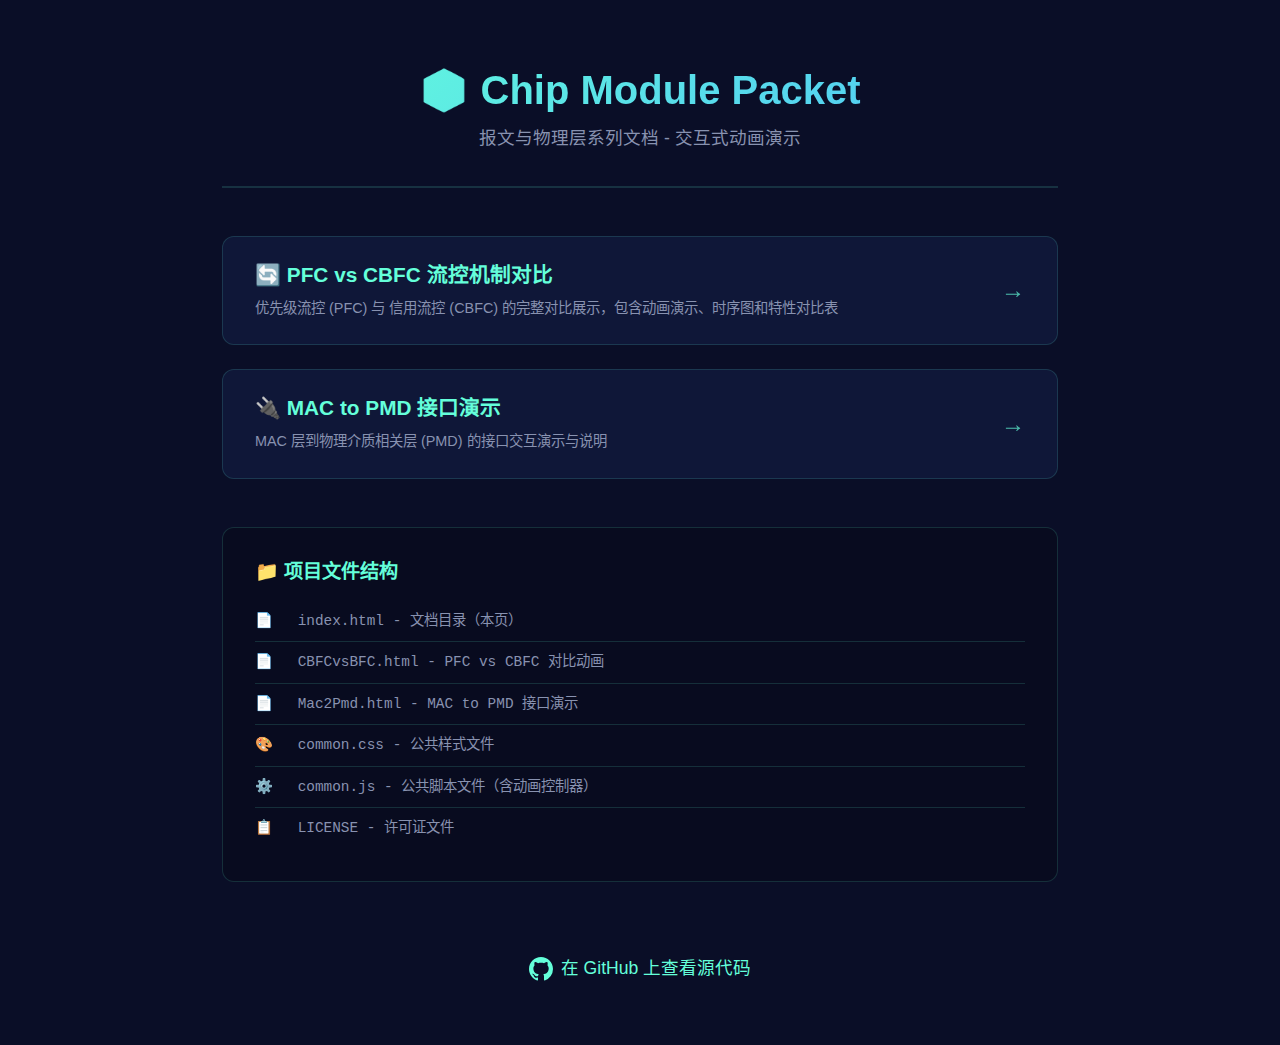
<file: index.html>
<!DOCTYPE html>
<html lang="zh-CN">
<head>
    <meta charset="UTF-8">
    <meta name="viewport" content="width=device-width, initial-scale=1.0">
    <title>Chip Module Packet - 文档目录</title>
    <link rel="stylesheet" href="common.css">
    <style>
        .index-container {
            max-width: 900px;
            margin: 0 auto;
            padding: 2rem;
        }

        .index-header {
            text-align: center;
            margin-bottom: 3rem;
            padding: 2rem 0;
            border-bottom: 2px solid var(--border-color);
        }

        .index-header h1 {
            font-size: 2.5em;
            margin-bottom: 0.5rem;
            background: linear-gradient(135deg, var(--accent-cyan), var(--accent-blue));
            -webkit-background-clip: text;
            -webkit-text-fill-color: transparent;
            background-clip: text;
        }

        .index-header p {
            color: var(--text-secondary);
            font-size: 1.1em;
        }

        .page-list {
            display: grid;
            gap: 1.5rem;
        }

        .page-card {
            background: var(--bg-card);
            border: 1px solid var(--border-color);
            border-radius: var(--border-radius);
            padding: 1.5rem 2rem;
            display: flex;
            align-items: center;
            justify-content: space-between;
            transition: all var(--transition-normal);
            text-decoration: none;
            color: inherit;
        }

        .page-card:hover {
            border-color: var(--accent-cyan);
            box-shadow: var(--shadow-glow-cyan);
            transform: translateY(-2px);
        }

        .page-info h3 {
            color: var(--accent-cyan);
            font-size: 1.3em;
            margin-bottom: 0.5rem;
        }

        .page-info p {
            color: var(--text-secondary);
            font-size: 0.9em;
        }

        .page-arrow {
            font-size: 1.5em;
            color: var(--accent-cyan);
            opacity: 0.7;
            transition: opacity var(--transition-fast);
        }

        .page-card:hover .page-arrow {
            opacity: 1;
        }

        .file-list {
            margin-top: 3rem;
            padding: 2rem;
            background: rgba(0, 0, 0, 0.2);
            border-radius: var(--border-radius);
            border: 1px solid var(--border-color);
        }

        .file-list h2 {
            color: var(--accent-cyan);
            margin-bottom: 1rem;
            font-size: 1.2em;
        }

        .file-list ul {
            list-style: none;
            padding: 0;
        }

        .file-list li {
            padding: 0.5rem 0;
            color: var(--text-secondary);
            font-family: var(--font-mono);
            font-size: 0.9em;
            border-bottom: 1px solid var(--border-color);
        }

        .file-list li:last-child {
            border-bottom: none;
        }

        .file-list .label {
            color: var(--accent-orange);
            margin-right: 1rem;
        }

        .github-link {
            text-align: center;
            margin-top: 3rem;
            padding: 1.5rem;
        }

        .github-link a {
            display: inline-flex;
            align-items: center;
            gap: 0.5rem;
            color: var(--accent-cyan);
            text-decoration: none;
            font-size: 1.1em;
            transition: color var(--transition-fast);
        }

        .github-link a:hover {
            color: var(--accent-blue);
        }
    </style>
</head>
<body>
    <div class="index-container">
        <header class="index-header">
            <h1>📦 Chip Module Packet</h1>
            <p>报文与物理层系列文档 - 交互式动画演示</p>
        </header>

        <nav class="page-list">
            <a href="CBFCvsBFC.html" class="page-card">
                <div class="page-info">
                    <h3>🔄 PFC vs CBFC 流控机制对比</h3>
                    <p>优先级流控 (PFC) 与 信用流控 (CBFC) 的完整对比展示，包含动画演示、时序图和特性对比表</p>
                </div>
                <span class="page-arrow">→</span>
            </a>

            <a href="Mac2Pmd.html" class="page-card">
                <div class="page-info">
                    <h3>🔌 MAC to PMD 接口演示</h3>
                    <p>MAC 层到物理介质相关层 (PMD) 的接口交互演示与说明</p>
                </div>
                <span class="page-arrow">→</span>
            </a>
        </nav>

        <section class="file-list">
            <h2>📁 项目文件结构</h2>
            <ul>
                <li><span class="label">📄</span> index.html - 文档目录（本页）</li>
                <li><span class="label">📄</span> CBFCvsBFC.html - PFC vs CBFC 对比动画</li>
                <li><span class="label">📄</span> Mac2Pmd.html - MAC to PMD 接口演示</li>
                <li><span class="label">🎨</span> common.css - 公共样式文件</li>
                <li><span class="label">⚙️</span> common.js - 公共脚本文件（含动画控制器）</li>
                <li><span class="label">📋</span> LICENSE - 许可证文件</li>
            </ul>
        </section>

        <div class="github-link">
            <a href="https://github.com/wangfanstar/Chip_Module_Packet" target="_blank">
                <svg height="24" width="24" viewBox="0 0 16 16" fill="currentColor">
                    <path d="M8 0C3.58 0 0 3.58 0 8c0 3.54 2.29 6.53 5.47 7.59.4.07.55-.17.55-.38 0-.19-.01-.82-.01-1.49-2.01.37-2.53-.49-2.69-.94-.09-.23-.48-.94-.82-1.13-.28-.15-.68-.52-.01-.53.63-.01 1.08.58 1.23.82.72 1.21 1.87.87 2.33.66.07-.52.28-.87.51-1.07-1.78-.2-3.64-.89-3.64-3.95 0-.87.31-1.59.82-2.15-.08-.2-.36-1.02.08-2.12 0 0 .67-.21 2.2.82.64-.18 1.32-.27 2-.27.68 0 1.36.09 2 .27 1.53-1.04 2.2-.82 2.2-.82.44 1.1.16 1.92.08 2.12.51.56.82 1.27.82 2.15 0 3.07-1.87 3.75-3.65 3.95.29.25.54.73.54 1.48 0 1.07-.01 1.93-.01 2.2 0 .21.15.46.55.38A8.013 8.013 0 0016 8c0-4.42-3.58-8-8-8z"/>
                </svg>
                在 GitHub 上查看源代码
            </a>
        </div>
    </div>

    <script>
        // 页面加载动画
        document.addEventListener('DOMContentLoaded', function() {
            const cards = document.querySelectorAll('.page-card');
            cards.forEach((card, index) => {
                card.style.opacity = '0';
                card.style.transform = 'translateY(20px)';
                setTimeout(() => {
                    card.style.transition = 'all 0.5s ease';
                    card.style.opacity = '1';
                    card.style.transform = 'translateY(0)';
                }, index * 100);
            });
        });
    </script>
</body>
</html>
</file>
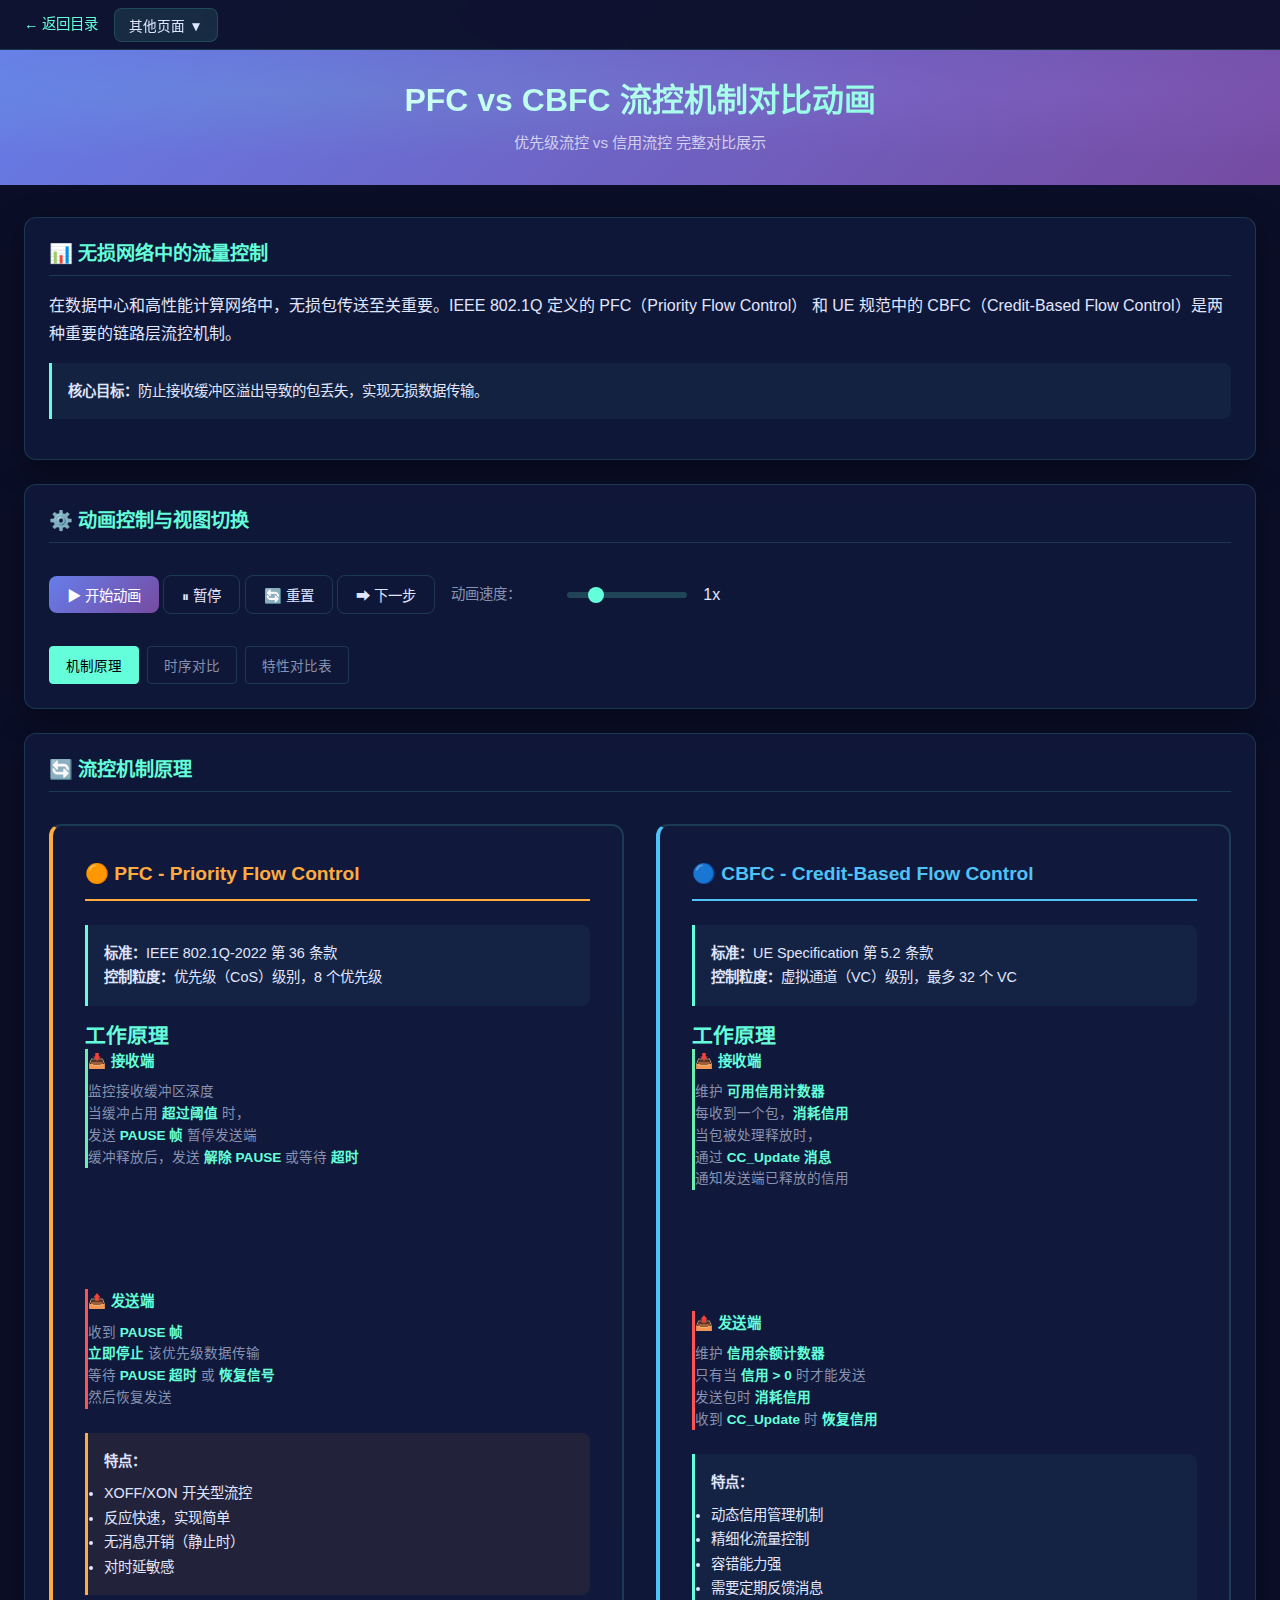
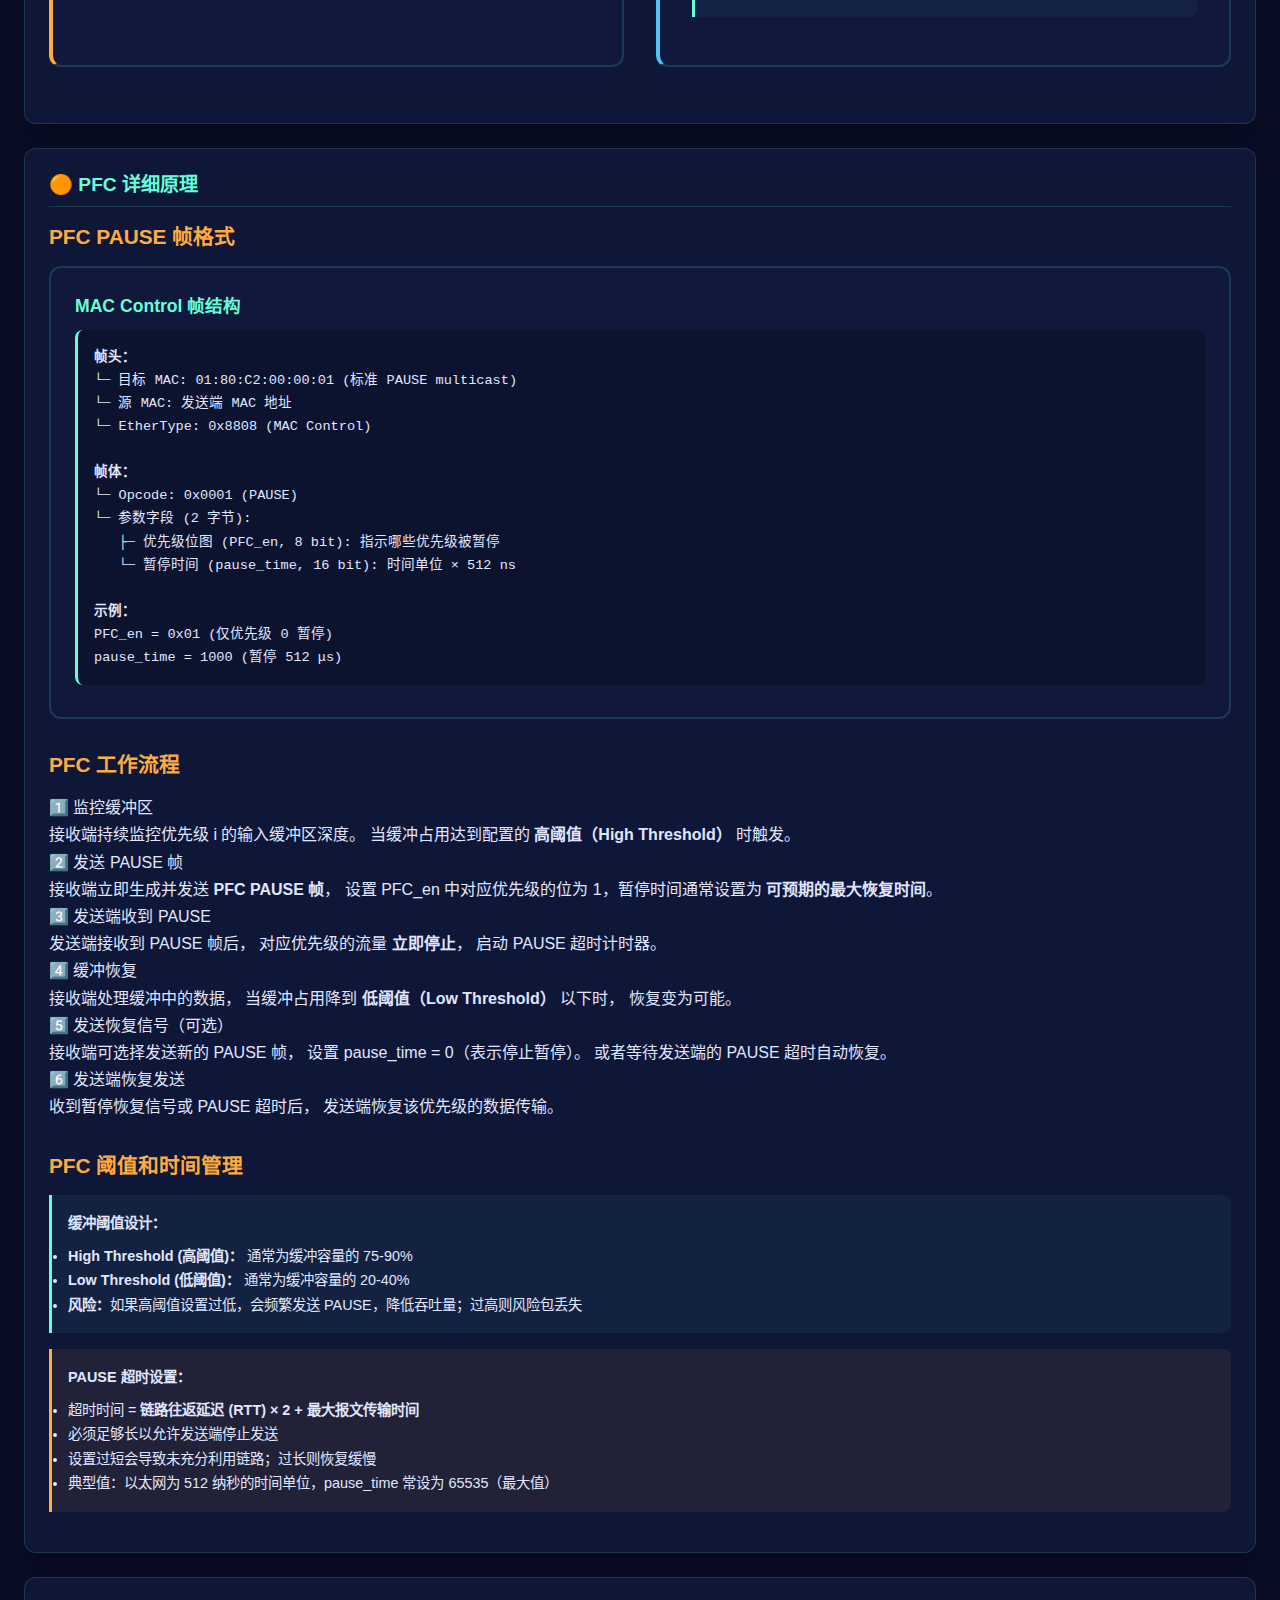
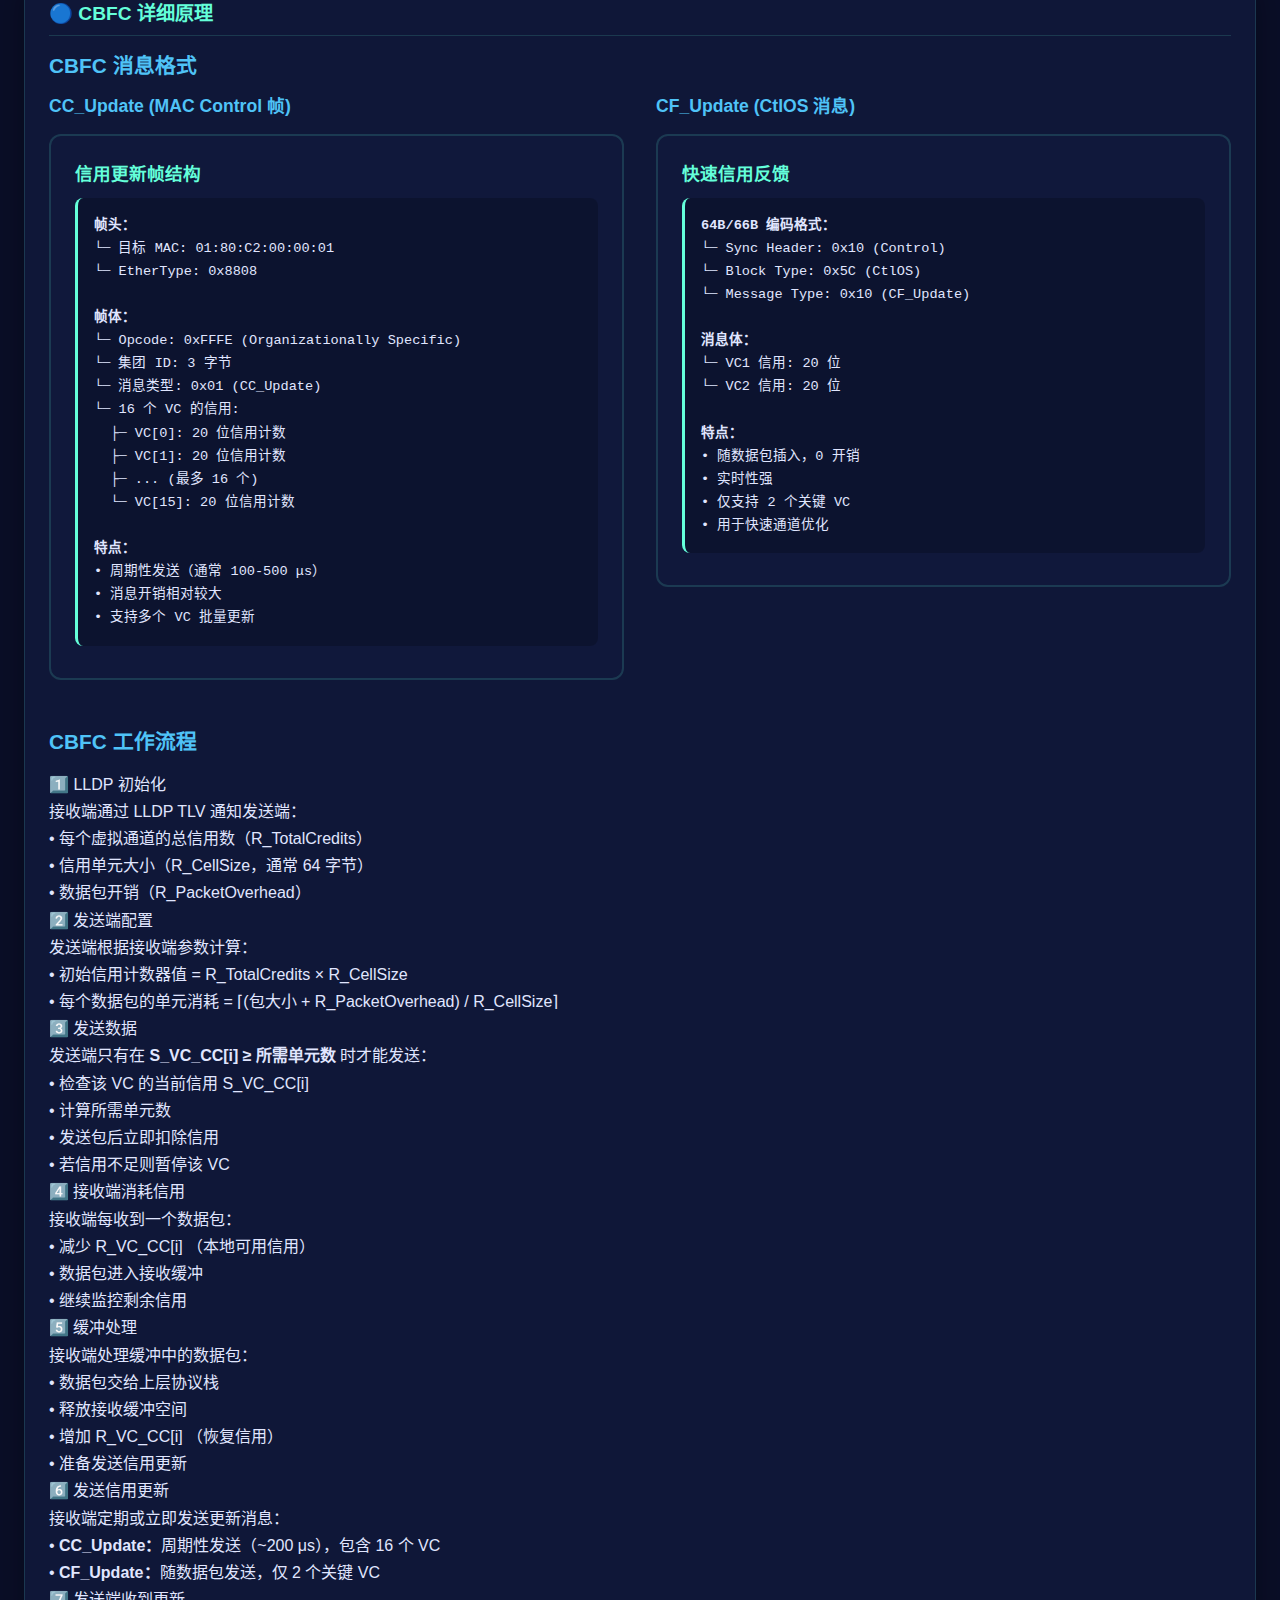
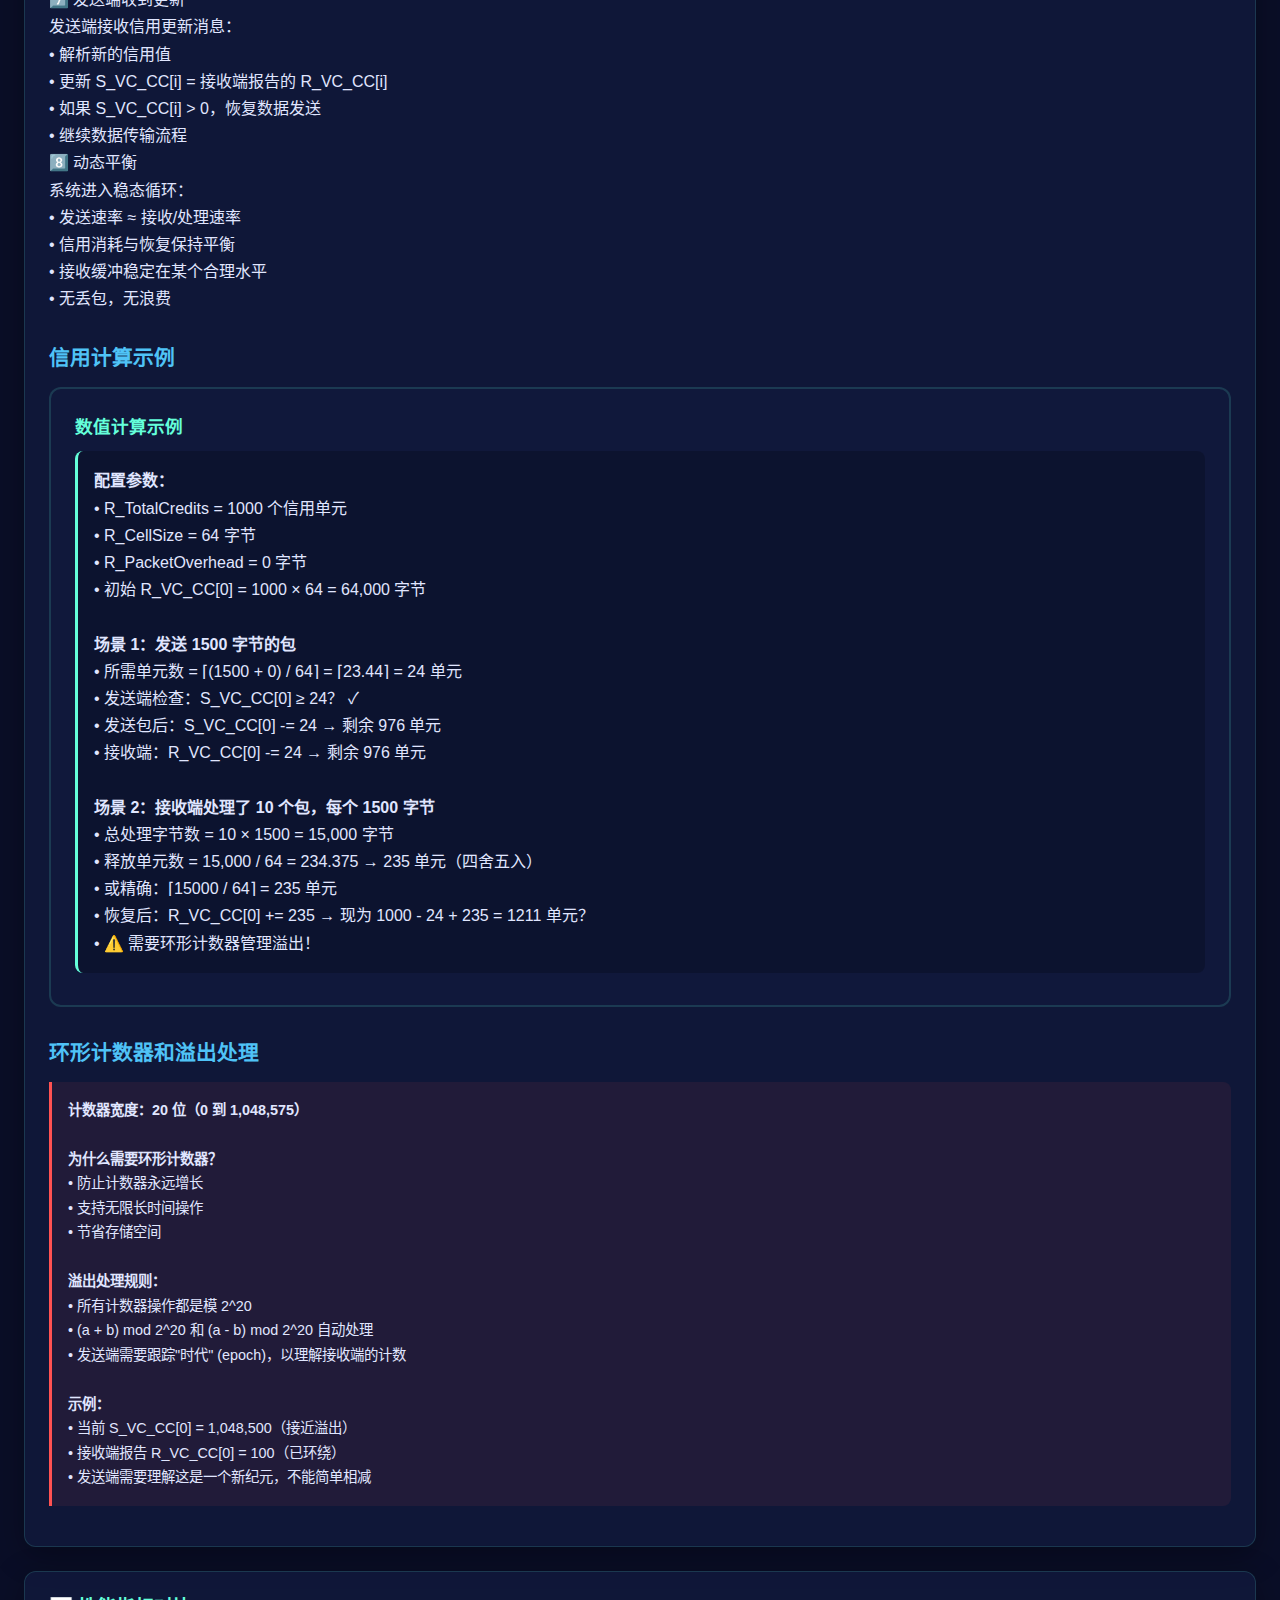
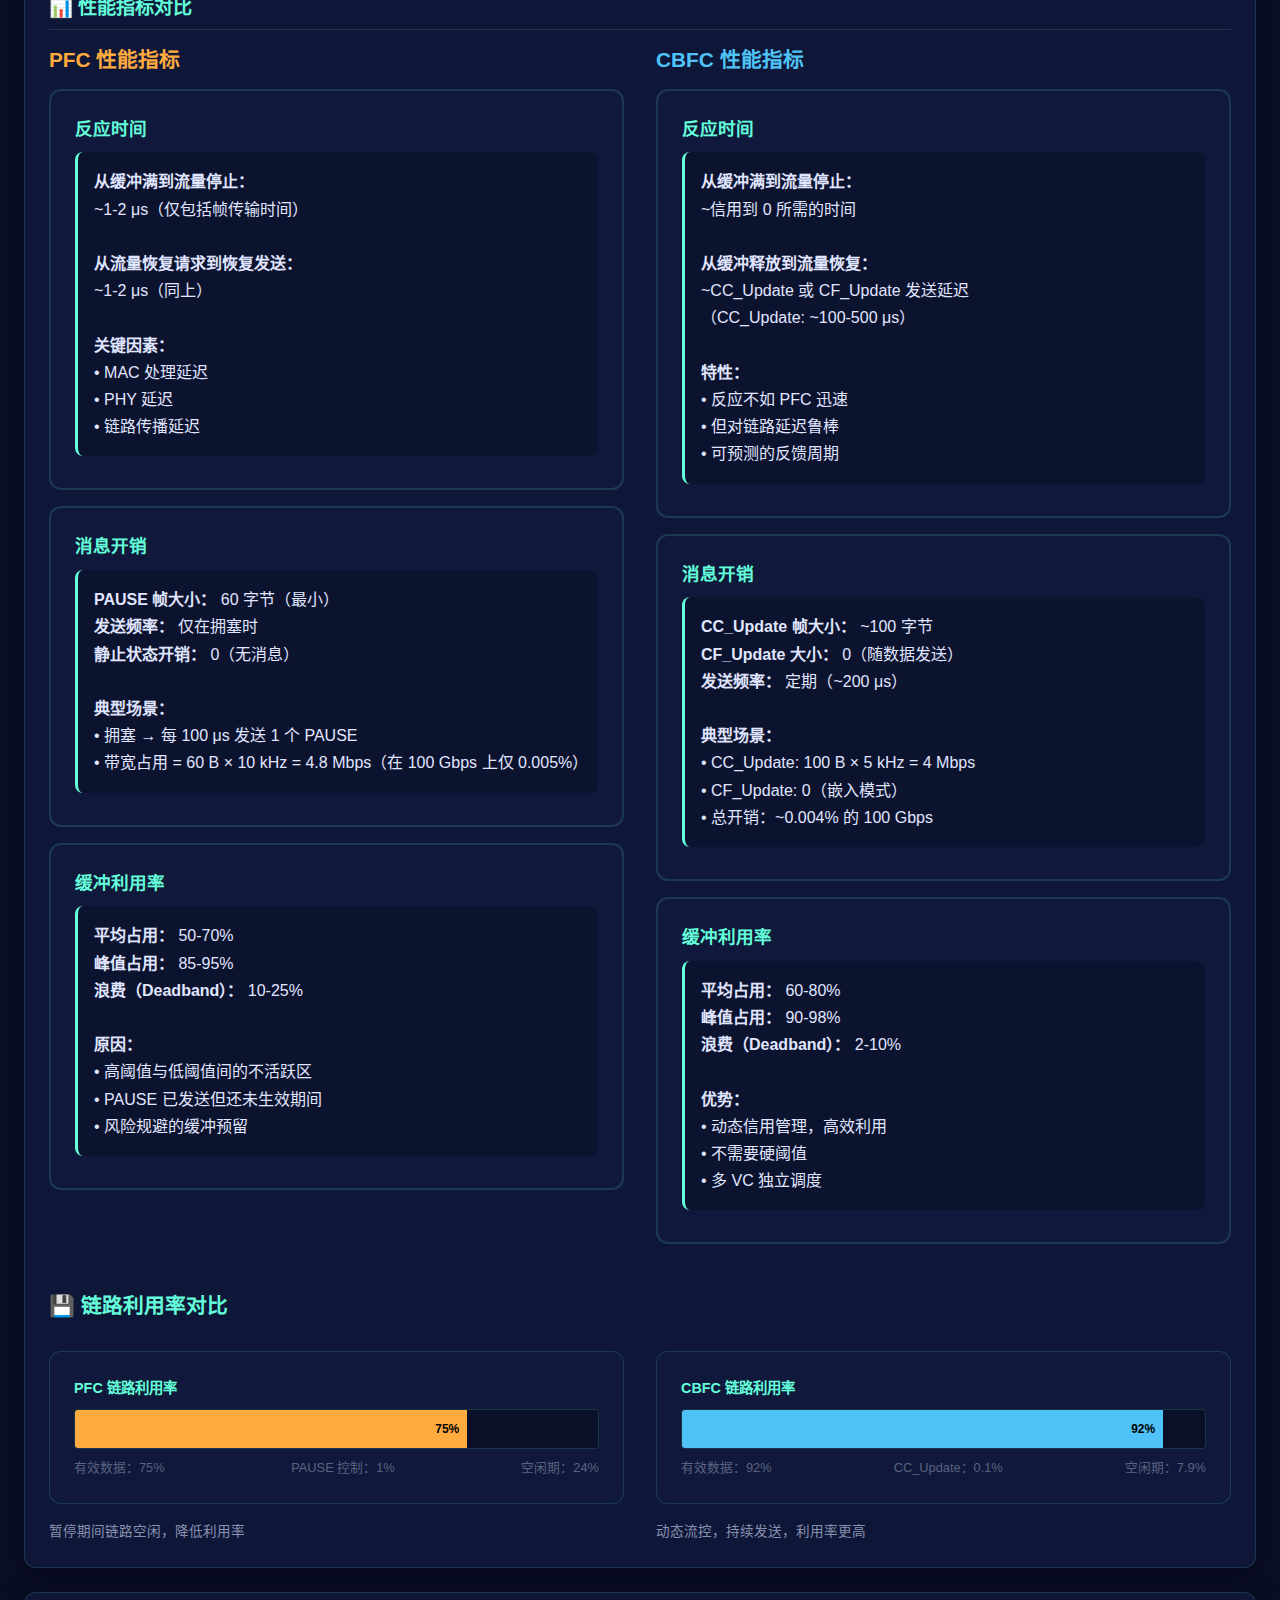
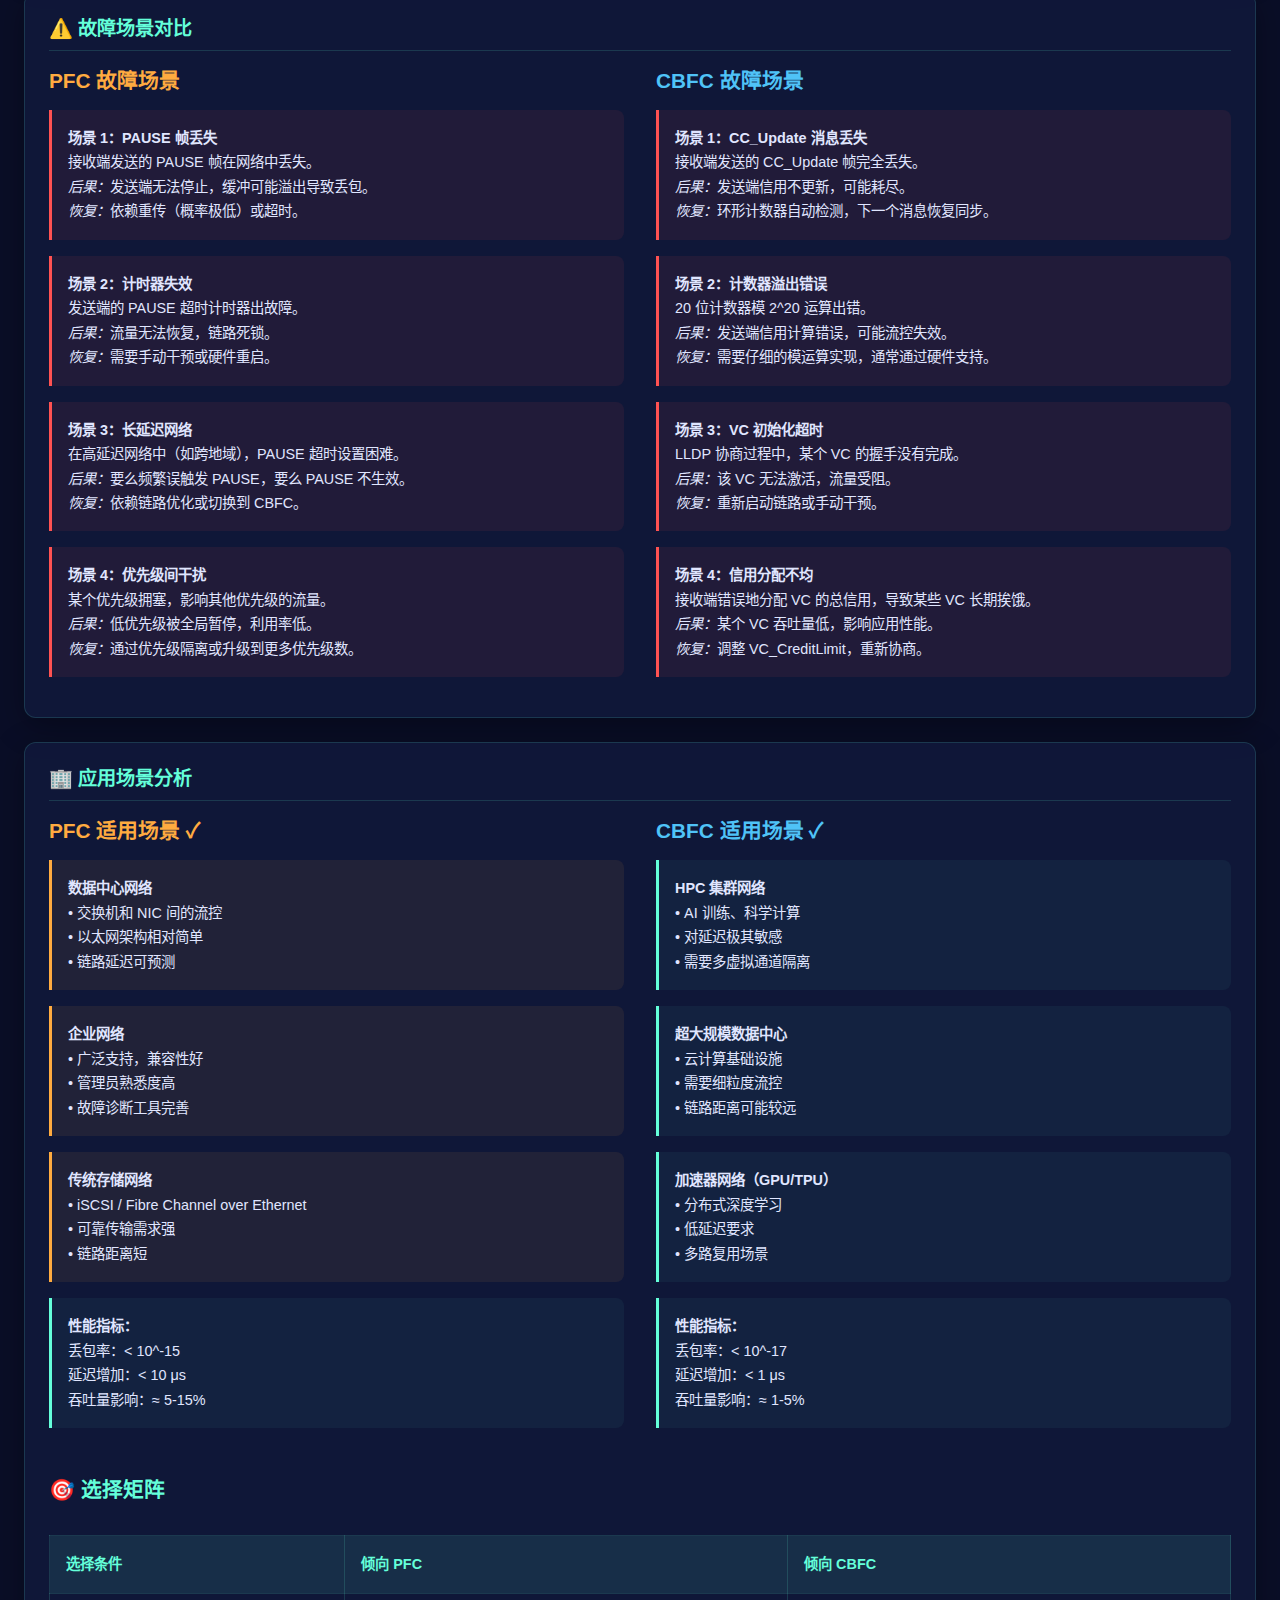
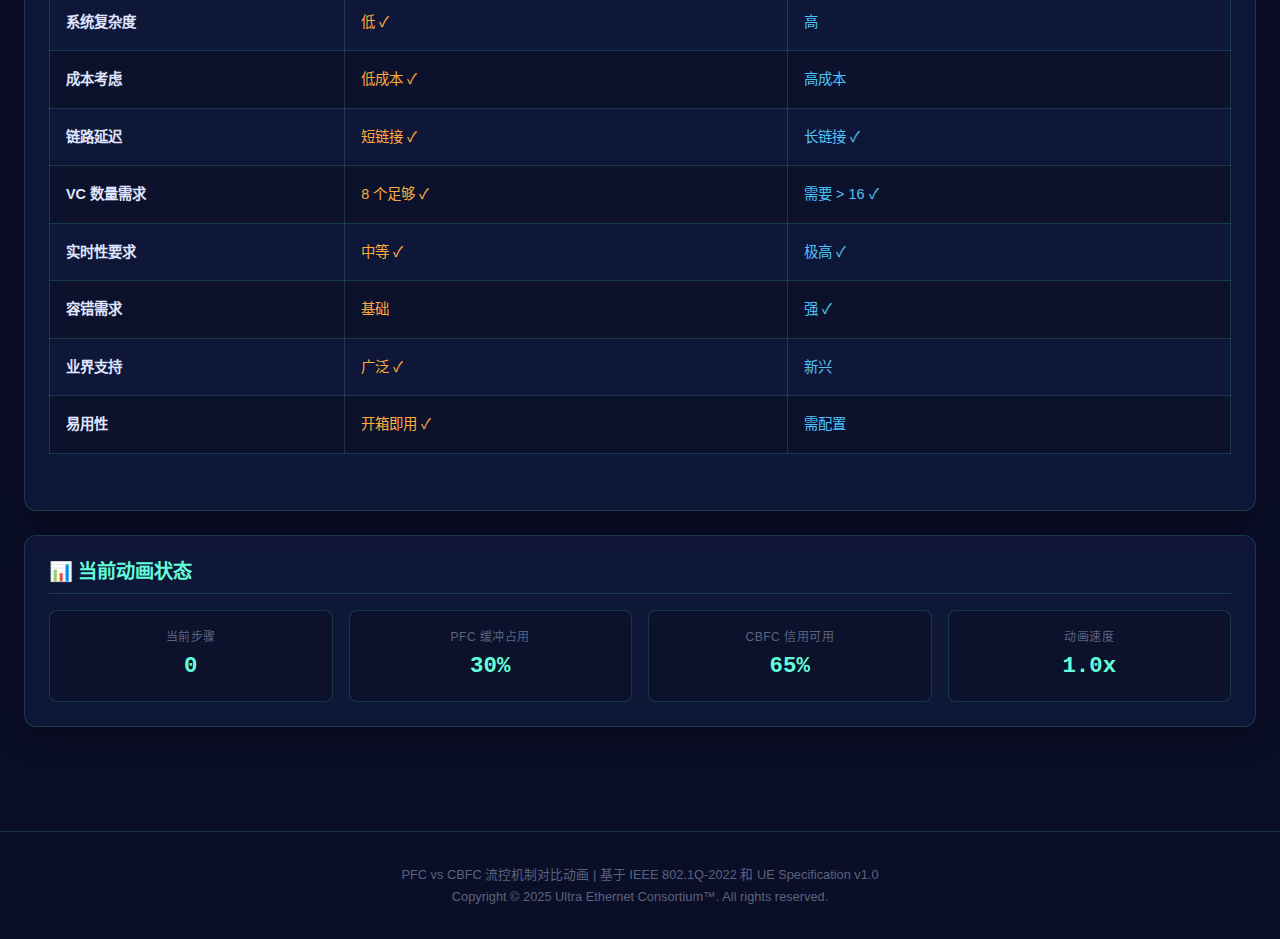
<file: CBFCvsBFC.html>
<!DOCTYPE html>  
<html lang="zh-CN">  
<head>  
    <meta charset="UTF-8">  
    <meta name="viewport" content="width=device-width, initial-scale=1.0">  
    <title>PFC vs CBFC 流控机制对比动画</title>  
    <link rel="stylesheet" href="common.css">  
    <style>  
        /* ---- PFC vs CBFC 专用样式 ---- */  
        .comparison-container {  
            display: grid;  
            grid-template-columns: 1fr 1fr;  
            gap: 2rem;  
            margin: 2rem 0;  
        }  

        .flow-control-column {  
            background: var(--bg-card);  
            border: 2px solid var(--border-color);  
            border-radius: var(--border-radius);  
            padding: 2rem;  
            position: relative;  
        }  

        .flow-control-column.pfc {  
            border-left: 4px solid var(--accent-orange);  
        }  

        .flow-control-column.cbfc {  
            border-left: 4px solid var(--accent-blue);  
        }  

        .fc-header {  
            font-size: 1.2em;  
            font-weight: 600;  
            margin-bottom: 1.5rem;  
            padding-bottom: 0.5rem;  
            border-bottom: 2px solid var(--border-color);  
        }  

        .fc-header.pfc {  
            color: var(--accent-orange);  
            border-bottom-color: var(--accent-orange);  
        }  

        .fc-header.cbfc {  
            color: var(--accent-blue);  
            border-bottom-color: var(--accent-blue);  
        }  ：q

        .fc-entity {  
            background: rgba(0, 0, 0, 0.2);  
            border: 1px solid var(--border-color);  
            border-radius: var(--border-radius-sm);  
            padding: 1.5rem;  
            margin: 1rem 0;  
            position: relative;  
            min-height: 100px;  
        }  

        .fc-entity.sender {  
            border-left: 3px solid var(--accent-red);  
        }  

        .fc-entity.receiver {  
            border-left: 3px solid var(--accent-green);  
        }  

        .fc-entity-name {  
            font-size: 0.9em;  
            font-weight: 600;  
            color: var(--accent-cyan);  
            margin-bottom: 0.5rem;  
            text-transform: uppercase;  
            letter-spacing: 0.5px;  
        }  

        .fc-state {  
            font-size: 0.85em;  
            line-height: 1.6;  
            color: var(--text-secondary);  
            margin: 0.5rem 0;  
        }  

        .fc-state strong {  
            color: var(--accent-cyan);  
        }  

        .fc-message-flow {  
            display: flex;  
            align-items: center;  
            justify-content: center;  
            padding: 1.5rem 0;  
            margin: 1rem 0;  
        }  

        .fc-message-box {  
            background: rgba(100, 255, 218, 0.1);  
            border: 1px solid var(--accent-cyan);  
            border-radius: var(--border-radius-sm);  
            padding: 0.75rem 1rem;  
            font-size: 0.85em;  
            font-weight: 500;  
            color: var(--accent-cyan);  
            text-align: center;  
            min-width: 120px;  
            opacity: 0;  
            animation: fadeInScale 0.5s ease forwards;  
        }  

        .fc-message-box.active {  
            opacity: 1;  
            box-shadow: 0 0 15px rgba(100, 255, 218, 0.4);  
        }  

        .fc-arrow {  
            font-size: 1.5em;  
            margin: 0 0.5rem;  
            opacity: 0;  
            animation: slideArrow 0.5s ease forwards;  
        }  

        @keyframes fadeInScale {  
            from {  
                opacity: 0;  
                transform: scale(0.8);  
            }  
            to {  
                opacity: 1;  
                transform: scale(1);  
            }  
        }  

        @keyframes slideArrow {  
            from {  
                opacity: 0;  
                transform: translateX(-10px);  
            }  
            to {  
                opacity: 1;  
                transform: translateX(0);  
            }  
        }  

        /* 对比表格 */  
        .comparison-table {  
            width: 100%;  
            border-collapse: collapse;  
            margin: 2rem 0;  
            font-size: 0.9em;  
        }  

        .comparison-table th,  
        .comparison-table td {  
            padding: 1rem;  
            text-align: left;  
            border: 1px solid var(--border-color);  
        }  

        .comparison-table th {  
            background: rgba(100, 255, 218, 0.1);  
            color: var(--accent-cyan);  
            font-weight: 600;  
        }  

        .comparison-table tr:nth-child(even) {  
            background: rgba(0, 0, 0, 0.2);  
        }  

        .comparison-table .feature-name {  
            font-weight: 600;  
            color: var(--text-primary);  
            min-width: 180px;  
        }  

        .comparison-table .pfc-feature {  
            color: var(--accent-orange);  
        }  

        .comparison-table .cbfc-feature {  
            color: var(--accent-blue);  
        }  

        .comparison-table .same-feature {  
            color: var(--accent-green);  
        }  

        /* 时序图 */  
        .timeline-diagram {  
            background: rgba(0, 0, 0, 0.2);  
            border: 1px solid var(--border-color);  
            border-radius: var(--border-radius);  
            padding: 2rem;  
            margin: 2rem 0;  
            position: relative;  
            overflow-x: auto;  
        }  

        .timeline-track {  
            display: flex;  
            align-items: center;  
            margin: 1.5rem 0;  
            min-height: 60px;  
        }  

        .timeline-label {  
            min-width: 120px;  
            font-size: 0.85em;  
            font-weight: 600;  
            color: var(--accent-cyan);  
            text-align: right;  
            padding-right: 1rem;  
        }  

        .timeline-events {  
            flex: 1;  
            display: flex;  
            align-items: center;  
            position: relative;  
            height: 60px;  
        }  

        .timeline-event {  
            position: absolute;  
            width: 70px;  
            height: 50px;  
            border-radius: var(--border-radius-sm);  
            display: flex;  
            align-items: center;  
            justify-content: center;  
            font-size: 0.75em;  
            font-weight: 600;  
            cursor: pointer;  
            transition: all var(--transition-normal);  
        }  

        .timeline-event:hover {  
            transform: scale(1.1);  
            box-shadow: var(--shadow-glow-cyan);  
        }  

        .timeline-event.pfc-packet {  
            background: var(--accent-orange);  
            color: #000;  
        }  

        .timeline-event.pfc-ctrl {  
            background: var(--accent-yellow);  
            color: #000;  
        }  

        .timeline-event.cbfc-data {  
            background: var(--accent-blue);  
            color: #fff;  
        }  

        .timeline-event.cbfc-credit {  
            background: var(--accent-green);  
            color: #000;  
        }  

        .timeline-line {  
            position: absolute;  
            top: 50%;  
            left: 0;  
            right: 0;  
            height: 2px;  
            background: var(--border-color);  
            z-index: 0;  
        }  

        /* 缓冲区可视化 */  
        .buffer-viz {  
            background: var(--bg-card);  
            border: 1px solid var(--border-color);  
            border-radius: var(--border-radius);  
            padding: 1.5rem;  
            margin: 1rem 0;  
        }  

        .buffer-name {  
            font-size: 0.9em;  
            font-weight: 600;  
            color: var(--accent-cyan);  
            margin-bottom: 0.5rem;  
        }  

        .buffer-bar {  
            width: 100%;  
            height: 40px;  
            background: rgba(0, 0, 0, 0.3);  
            border: 1px solid var(--border-color);  
            border-radius: var(--border-radius-xs);  
            overflow: hidden;  
            position: relative;  
            margin: 0.5rem 0;  
        }  

        .buffer-fill {  
            height: 100%;  
            background: linear-gradient(90deg, var(--accent-blue), var(--accent-cyan));  
            width: 0%;  
            transition: width 0.3s ease;  
            display: flex;  
            align-items: center;  
            justify-content: flex-end;  
            padding-right: 0.5rem;  
            font-size: 0.75em;  
            font-weight: 600;  
            color: #000;  
        }  

        .buffer-threshold {  
            position: absolute;  
            top: 0;  
            bottom: 0;  
            width: 2px;  
            background: var(--accent-red);  
            opacity: 0.7;  
            z-index: 1;  
        }  

        .buffer-info {  
            display: flex;  
            justify-content: space-between;  
            font-size: 0.8em;  
            color: var(--text-muted);  
            margin-top: 0.5rem;  
        }  

        /* 控制面板 */  
        .fc-controls {  
            display: flex;  
            gap: 1rem;  
            margin: 2rem 0;  
            flex-wrap: wrap;  
            align-items: center;  
        }  

        .fc-speed-control {  
            display: flex;  
            align-items: center;  
            gap: 1rem;  
        }  

        .fc-speed-control label {  
            font-size: 0.9em;  
            color: var(--text-secondary);  
            min-width: 100px;  
        }  

        .fc-speed-control input[type="range"] {  
            width: 120px;  
        }  

        .comparison-view-toggle {  
            display: flex;  
            gap: 0.5rem;  
        }  

        .comparison-view-toggle button {  
            padding: 0.5rem 1rem;  
            border: 1px solid var(--border-color);  
            background: transparent;  
            color: var(--text-secondary);  
            border-radius: var(--border-radius-xs);  
            cursor: pointer;  
            transition: all var(--transition-fast);  
            font-size: 0.85em;  
        }  

        .comparison-view-toggle button.active {  
            background: var(--accent-cyan);  
            color: #000;  
            border-color: var(--accent-cyan);  
        }  

        .comparison-view-toggle button:hover {  
            border-color: var(--accent-cyan);  
            color: var(--accent-cyan);  
        }  

        /* 切换视图 */  
        .view-section {  
            display: none;  
        }  

        .view-section.active {  
            display: block;  
        }  

        @media (max-width: 768px) {  
            .comparison-container {  
                grid-template-columns: 1fr;  
            }  

            .timeline-events {  
                height: 100px;  
            }  

            .timeline-event {  
                width: 60px;  
                height: 45px;  
                font-size: 0.7em;  
            }  
        }  
    </style>  
</head>  
<body>  
    <!-- 导航栏 -->  
    <nav class="nav-bar"></nav>  

    <!-- 页面头部 -->  
    <div class="page-header">  
        <h1>PFC vs CBFC 流控机制对比动画</h1>  
        <p class="subtitle">优先级流控 vs 信用流控 完整对比展示</p>  
    </div>  

    <!-- 主容器 -->  
    <div class="container">  

        <!-- 概述部分 -->  
        <section class="section mb-3">  
            <h2 class="section-title">📊 无损网络中的流量控制</h2>  
            <p>  
                在数据中心和高性能计算网络中，无损包传送至关重要。IEEE 802.1Q 定义的 PFC（Priority Flow Control）  
                和 UE 规范中的 CBFC（Credit-Based Flow Control）是两种重要的链路层流控机制。  
            </p>  
            <div class="info-box">  
                <strong>核心目标：</strong>防止接收缓冲区溢出导致的包丢失，实现无损数据传输。  
            </div>  
        </section>  

        <!-- 控制面板 -->  
        <section class="section mb-3">  
            <h2 class="section-title">⚙️ 动画控制与视图切换</h2>  
            <div class="fc-controls">  
                <div>  
                    <button class="btn btn-primary" id="fc-play-btn">▶ 开始动画</button>  
                    <button class="btn btn-outline" id="fc-pause-btn">⏸ 暂停</button>  
                    <button class="btn btn-outline" id="fc-reset-btn">🔄 重置</button>  
                    <button class="btn btn-outline" id="fc-step-btn">➡ 下一步</button>  
                </div>  
                <div class="fc-speed-control">  
                    <label for="fc-speed">动画速度：</label>  
                    <input type="range" id="fc-speed" min="0.5" max="3" step="0.5" value="1" />  
                    <span id="fc-speed-val">1x</span>  
                </div>  
            </div>  
            <div class="comparison-view-toggle">  
                <button id="view-mechanism" class="btn-view active">机制原理</button>  
                <button id="view-sequence" class="btn-view">时序对比</button>  
                <button id="view-comparison" class="btn-view">特性对比表</button>  
            </div>  
        </section>  

        <!-- 机制原理视图 -->  
        <section class="section mb-3 view-section active" id="mechanism-view">  
            <h2 class="section-title">🔄 流控机制原理</h2>  

            <div class="comparison-container">  
                <!-- PFC 机制 -->  
                <div class="flow-control-column pfc">  
                    <div class="fc-header pfc">  
                        🟠 PFC - Priority Flow Control  
                    </div>  
                    <div class="info-box">  
                        <strong>标准：</strong>IEEE 802.1Q-2022 第 36 条款<br>  
                        <strong>控制粒度：</strong>优先级（CoS）级别，8 个优先级  
                    </div>  

                    <h3 style="color: var(--accent-cyan); margin-top: 1rem;">工作原理</h3>  
                    <div class="fc-entity receiver">  
                        <div class="fc-entity-name">📥 接收端</div>  
                        <div class="fc-state">  
                            监控接收缓冲区深度<br>  
                            当缓冲占用 <strong>超过阈值</strong> 时，<br>  
                            发送 <strong>PAUSE 帧</strong> 暂停发送端<br>  
                            缓冲释放后，发送 <strong>解除 PAUSE</strong> 或等待 <strong>超时</strong>  
                        </div>  
                    </div>  

                    <div class="fc-message-flow">  
                        <span class="fc-arrow">↓↓</span>  
                    </div>  

                    <div class="fc-entity sender">  
                        <div class="fc-entity-name">📤 发送端</div>  
                        <div class="fc-state">  
                            收到 <strong>PAUSE 帧</strong><br>  
                            <strong>立即停止</strong> 该优先级数据传输<br>  
                            等待 <strong>PAUSE 超时</strong> 或 <strong>恢复信号</strong><br>  
                            然后恢复发送  
                        </div>  
                    </div>  

                    <div class="warning-box" style="margin-top: 1.5rem;">  
                        <strong>特点：</strong>  
                        <ul style="margin-top: 0.5rem;">  
                            <li>XOFF/XON 开关型流控</li>  
                            <li>反应快速，实现简单</li>  
                            <li>无消息开销（静止时）</li>  
                            <li>对时延敏感</li>  
                        </ul>  
                    </div>  
                </div>  

                <!-- CBFC 机制 -->  
                <div class="flow-control-column cbfc">  
                    <div class="fc-header cbfc">  
                        🔵 CBFC - Credit-Based Flow Control  
                    </div>  
                    <div class="info-box">  
                        <strong>标准：</strong>UE Specification 第 5.2 条款<br>  
                        <strong>控制粒度：</strong>虚拟通道（VC）级别，最多 32 个 VC  
                    </div>  

                    <h3 style="color: var(--accent-cyan); margin-top: 1rem;">工作原理</h3>  
                    <div class="fc-entity receiver">  
                        <div class="fc-entity-name">📥 接收端</div>  
                        <div class="fc-state">  
                            维护 <strong>可用信用计数器</strong><br>  
                            每收到一个包，<strong>消耗信用</strong><br>  
                            当包被处理释放时，<br>  
                            通过 <strong>CC_Update 消息</strong><br>  
                            通知发送端已释放的信用  
                        </div>  
                    </div>  

                    <div class="fc-message-flow">  
                        <span class="fc-arrow">↕</span>  
                    </div>  

                    <div class="fc-entity sender">  
                        <div class="fc-entity-name">📤 发送端</div>  
                        <div class="fc-state">  
                            维护 <strong>信用余额计数器</strong><br>  
                            只有当 <strong>信用 > 0</strong> 时才能发送<br>  
                            发送包时 <strong>消耗信用</strong><br>  
                            收到 <strong>CC_Update</strong> 时 <strong>恢复信用</strong>  
                        </div>  
                    </div>  

                    <div class="info-box" style="margin-top: 1.5rem;">  
                        <strong>特点：</strong>  
                        <ul style="margin-top: 0.5rem;">  
                            <li>动态信用管理机制</li>  
                            <li>精细化流量控制</li>  
                            <li>容错能力强</li>  
                            <li>需要定期反馈消息</li>  
                        </ul>  
                    </div>  
                </div>  
            </div>  
        </section>  

        <!-- 时序对比视图 -->  
        <section class="section mb-3 view-section" id="sequence-view">  
            <h2 class="section-title">⏱️ 时序对比</h2>  

            <h3 style="color: var(--accent-orange); margin-bottom: 1rem;">PFC 流控时序</h3>  
            <div class="timeline-diagram">  
                <div class="timeline-track">  
                    <div class="timeline-label">发送端</div>  
                    <div class="timeline-events" id="pfc-sender-timeline">  
                        <div class="timeline-line"></div>  
                    </div>  
                </div>  
                <div class="timeline-track">  
                    <div class="timeline-label">接收端</div>  
                    <div class="timeline-events" id="pfc-receiver-timeline">  
                        <div class="timeline-line"></div>  
                    </div>  
                </div>  
                <div class="timeline-track">  
                    <div class="timeline-label">缓冲占用</div>  
                    <div class="timeline-events" id="pfc-buffer-timeline">  
                        <div class="timeline-line"></div>  
                    </div>  
                </div>  
            </div>  

            <h3 style="color: var(--accent-blue); margin: 2rem 0 1rem;">CBFC 流控时序</h3>  
            <div class="timeline-diagram">  
                <div class="timeline-track">  
                    <div class="timeline-label">发送端</div>  
                    <div class="timeline-events" id="cbfc-sender-timeline">  
                        <div class="timeline-line"></div>  
                    </div>  
                </div>  
                <div class="timeline-track">  
                    <div class="timeline-label">接收端</div>  
                    <div class="timeline-events" id="cbfc-receiver-timeline">  
                        <div class="timeline-line"></div>  
                    </div>  
                </div>  
                <div class="timeline-track">  
                    <div class="timeline-label">信用值</div>  
                    <div class="timeline-events" id="cbfc-credit-timeline">  
                        <div class="timeline-line"></div>  
                    </div>  
                </div>  
            </div>  

            <!-- 缓冲区可视化 -->  
            <h3 style="color: var(--accent-cyan); margin-top: 2rem;">接收缓冲区状态变化</h3>  
            <div style="display: grid; grid-template-columns: 1fr 1fr; gap: 2rem;">  
                <div>  
                    <h4 style="color: var(--accent-orange);">PFC 缓冲策略</h4>  
                    <div class="buffer-viz">  
                        <div class="buffer-name">缓冲区占用</div>  
                        <div class="buffer-bar">  
                            <div class="buffer-fill" id="pfc-buffer-fill" style="width: 30%;"></div>  
                            <div class="buffer-threshold" style="left: 80%;"></div>  
                        </div>  
                        <div class="buffer-info">  
                            <span>已用: <span id="pfc-used">30</span>%</span>  
                            <span>阈值: 80%</span>  
                        </div>  
                    </div>  
                    <div class="info-box">  
                        <strong>阈值触发：</strong>当占用超过 80% 时发送 PAUSE  
                    </div>  
                </div>  
                <div>  
                    <h4 style="color: var(--accent-blue);">CBFC 信用策略</h4>  
                    <div class="buffer-viz">  
                        <div class="buffer-name">可用信用</div>  
                        <div class="buffer-bar">  
                            <div class="buffer-fill" id="cbfc-credit-fill" style="width: 65%; background: linear-gradient(90deg, var(--accent-green), var(--accent-cyan));"></div>  
                        </div>  
                        <div class="buffer-info">  
                            <span>可用: <span id="cbfc-credit">650</span>/1000 单元</span>  
                            <span>已消耗: 350</span>  
                        </div>  
                    </div>  
                    <div class="info-box">  
                        <strong>动态分配：</strong>每收一包消耗，每释放一包恢复  
                    </div>  
                </div>  
            </div>  
        </section>  

        <!-- 特性对比视图 -->  
        <section class="section mb-3 view-section" id="comparison-view">  
            <h2 class="section-title">🔀 特性对比表</h2>  

            <table class="comparison-table">  
                <thead>  
                    <tr>  
                        <th style="width: 25%;">特性维度</th>  
                        <th style="width: 37.5%;">PFC (Priority Flow Control)</th>  
                        <th style="width: 37.5%;">CBFC (Credit-Based Flow Control)</th>  
                    </tr>  
                </thead>  
                <tbody>  
                    <tr>  
                        <td class="feature-name">📋 标准来源</td>  
                        <td class="pfc-feature">IEEE 802.1Q-2022 第 36 条款</td>  
                        <td class="cbfc-feature">UE Specification 第 5.2 条款</td>  
                    </tr>  
                    <tr>  
                        <td class="feature-name">🎯 控制粒度</td>  
                        <td class="pfc-feature">8 个优先级（CoS 0-7）</td>  
                        <td class="cbfc-feature">最多 32 个虚拟通道（VC）</td>  
                    </tr>  
                    <tr>  
                        <td class="feature-name">🔄 控制机制</td>  
                        <td class="pfc-feature">开关型（XOFF/XON）</td>  
                        <td class="cbfc-feature">信用制（Credit）</td>  
                    </tr>  
                    <tr>  
                        <td class="feature-name">📨 反馈消息</td>  
                        <td class="pfc-feature">PAUSE 帧（暂停/恢复）</td>  
                        <td class="cbfc-feature">CC_Update 或 CF_Update 消息</td>  
                    </tr>  
                    <tr>  
                        <td class="feature-name">⏱️ 反应时间</td>  
                        <td class="pfc-feature">立即停止发送</td>  
                        <td class="cbfc-feature">等待信用恢复后继续</td>  
                    </tr>  
                    <tr>  
                        <td class="feature-name">📦 缓冲管理</td>  
                        <td class="pfc-feature">共享缓冲池，阈值触发</td>  
                        <td class="cbfc-feature">每 VC 独立信用限制</td>  
                    </tr>  
                    <tr>  
                        <td class="feature-name">🛡️ 容错能力</td>  
                        <td class="pfc-feature">缺乏消息丢失恢复</td>  
                        <td class="cbfc-feature">环形计数器自动恢复</td>  
                    </tr>  
                    <tr>  
                        <td class="feature-name">⚙️ 实现复杂度</td>  
                        <td class="pfc-feature">简单，状态少</td>  
                        <td class="cbfc-feature">复杂，需多计数器</td>  
                    </tr>  
                    <tr>  
                        <td class="feature-name">📈 可扩展性</td>  
                        <td class="pfc-feature">有限，8 个优先级</td>  
                        <td class="cbfc-feature">高，32 个虚拟通道</td>  
                    </tr>  
                    <tr>  
                        <td class="feature-name">🌐 适用场景</td>  
                        <td class="pfc-feature">数据中心、企业网络</td>  
                        <td class="cbfc-feature">HPC、AI 训练集群</td>  
                    </tr>  
                    <tr>  
                        <td class="feature-name">⏸️ 链路利用率</td>  
                        <td class="pfc-feature">暂停时链路空闲</td>  
                        <td class="cbfc-feature">持续有效，减少空闲</td>  
                    </tr>  
                    <tr>  
                        <td class="feature-name">🔗 时延敏感性</td>  
                        <td class="pfc-feature">对链路延迟敏感</td>  
                        <td class="cbfc-feature">对链路延迟不敏感</td>  
                    </tr>  
                </tbody>  
            </table>  

            <!-- 优缺点分析 -->  
            <h3 style="color: var(--accent-cyan); margin-top: 2rem;">优势分析</h3>  

            <div style="display: grid; grid-template-columns: 1fr 1fr; gap: 2rem;">  
                <div>  
                    <h4 style="color: var(--accent-orange); margin-bottom: 1rem;">PFC 优势 ✓</h4>  
                    <div class="module-box">  
                        <div class="module-detail">  
                            ✅ 实现简单，易于部署<br>  
                            ✅ 无消息开销（静止时）<br>  
                            ✅ 反应迅速，立即暂停<br>  
                            ✅ 全局缓冲共享高效<br>  
                            ✅ 业界广泛应用  
                        </div>  
                    </div>  
                </div>  
                <div>  
                    <h4 style="color: var(--accent-blue); margin-bottom: 1rem;">CBFC 优势 ✓</h4>  
                    <div class="module-box">  
                        <div class="module-detail">  
                            ✅ 粒度细，32 个 VC<br>  
                            ✅ 容错性强，消息丢失自恢复<br>  
                            ✅ 对链路延迟不敏感<br>  
                            ✅ 精细化调度和负载均衡<br>  
                            ✅ 链路利用率更高  
                        </div>  
                    </div>  
                </div>  
            </div>  

            <div style="display: grid; grid-template-columns: 1fr 1fr; gap: 2rem; margin-top: 1.5rem;">  
                <div>  
                    <h4 style="color: var(--accent-orange); margin-bottom: 1rem;">PFC 劣势 ✗</h4>
					                    <div class="module-box">  
                        <div class="module-detail">  
                            ❌ 粒度粗，只有 8 个优先级<br>  
                            ❌ 控制盲区，PAUSE 期间无反馈<br>  
                            ❌ 对链路延迟敏感<br>  
                            ❌ 全局暂停可能影响低优先级<br>  
                            ❌ 难以应对高延迟网络  
                        </div>  
                    </div>  
                </div>  
                <div>  
                    <h4 style="color: var(--accent-blue); margin-bottom: 1rem;">CBFC 劣势 ✗</h4>  
                    <div class="module-box">  
                        <div class="module-detail">  
                            ❌ 实现复杂，需多计数器<br>  
                            ❌ 定期反馈消息开销<br>  
                            ❌ 初始化握手过程复杂<br>  
                            ❌ 计数器溢出处理困难<br>  
                            ❌ 业界采用度较低  
                        </div>  
                    </div>  
                </div>  
            </div>  
        </section>  

        <!-- PFC 详细原理 -->  
        <section class="section mb-3">  
            <h2 class="section-title">🟠 PFC 详细原理</h2>  

            <h3 style="color: var(--accent-orange); margin-bottom: 1rem;">PFC PAUSE 帧格式</h3>  
            <div class="module-box">  
                <div class="module-header">MAC Control 帧结构</div>  
                <div class="module-detail" style="font-family: var(--font-mono); font-size: 0.85em;">  
                    <strong>帧头：</strong><br>  
                    └─ 目标 MAC: 01:80:C2:00:00:01 (标准 PAUSE multicast)<br>  
                    └─ 源 MAC: 发送端 MAC 地址<br>  
                    └─ EtherType: 0x8808 (MAC Control)<br><br>  
                    
                    <strong>帧体：</strong><br>  
                    └─ Opcode: 0x0001 (PAUSE)<br>  
                    └─ 参数字段 (2 字节):<br>  
                    &nbsp;&nbsp;&nbsp;├─ 优先级位图 (PFC_en, 8 bit): 指示哪些优先级被暂停<br>  
                    &nbsp;&nbsp;&nbsp;└─ 暂停时间 (pause_time, 16 bit): 时间单位 × 512 ns<br><br>  
                    
                    <strong>示例：</strong><br>  
                    PFC_en = 0x01 (仅优先级 0 暂停)<br>  
                    pause_time = 1000 (暂停 512 μs)  
                </div>  
            </div>  

            <h3 style="color: var(--accent-orange); margin-top: 2rem; margin-bottom: 1rem;">PFC 工作流程</h3>  
            <div class="cbfc-steps">  
                <div class="cbfc-step" style="border-left-color: var(--accent-orange);">  
                    <div class="cbfc-step-title">1️⃣ 监控缓冲区</div>  
                    <div class="cbfc-step-desc">  
                        接收端持续监控优先级 i 的输入缓冲区深度。  
                        当缓冲占用达到配置的 <strong>高阈值（High Threshold）</strong> 时触发。  
                    </div>  
                </div>  

                <div class="cbfc-step" style="border-left-color: var(--accent-orange);">  
                    <div class="cbfc-step-title">2️⃣ 发送 PAUSE 帧</div>  
                    <div class="cbfc-step-desc">  
                        接收端立即生成并发送 <strong>PFC PAUSE 帧</strong>，  
                        设置 PFC_en 中对应优先级的位为 1，暂停时间通常设置为  
                        <strong>可预期的最大恢复时间</strong>。  
                    </div>  
                </div>  

                <div class="cbfc-step" style="border-left-color: var(--accent-orange);">  
                    <div class="cbfc-step-title">3️⃣ 发送端收到 PAUSE</div>  
                    <div class="cbfc-step-desc">  
                        发送端接收到 PAUSE 帧后，  
                        对应优先级的流量 <strong>立即停止</strong>，  
                        启动 PAUSE 超时计时器。  
                    </div>  
                </div>  

                <div class="cbfc-step" style="border-left-color: var(--accent-orange);">  
                    <div class="cbfc-step-title">4️⃣ 缓冲恢复</div>  
                    <div class="cbfc-step-desc">  
                        接收端处理缓冲中的数据，  
                        当缓冲占用降到 <strong>低阈值（Low Threshold）</strong> 以下时，  
                        恢复变为可能。  
                    </div>  
                </div>  

                <div class="cbfc-step" style="border-left-color: var(--accent-orange);">  
                    <div class="cbfc-step-title">5️⃣ 发送恢复信号（可选）</div>  
                    <div class="cbfc-step-desc">  
                        接收端可选择发送新的 PAUSE 帧，  
                        设置 pause_time = 0（表示停止暂停）。  
                        或者等待发送端的 PAUSE 超时自动恢复。  
                    </div>  
                </div>  

                <div class="cbfc-step" style="border-left-color: var(--accent-orange);">  
                    <div class="cbfc-step-title">6️⃣ 发送端恢复发送</div>  
                    <div class="cbfc-step-desc">  
                        收到暂停恢复信号或 PAUSE 超时后，  
                        发送端恢复该优先级的数据传输。  
                    </div>  
                </div>  
            </div>  

            <h3 style="color: var(--accent-orange); margin-top: 2rem; margin-bottom: 1rem;">PFC 阈值和时间管理</h3>  
            <div class="info-box">  
                <strong>缓冲阈值设计：</strong>  
                <ul style="margin-top: 0.5rem;">  
                    <li><strong>High Threshold (高阈值)：</strong> 通常为缓冲容量的 75-90%</li>  
                    <li><strong>Low Threshold (低阈值)：</strong> 通常为缓冲容量的 20-40%</li>  
                    <li><strong>风险：</strong>如果高阈值设置过低，会频繁发送 PAUSE，降低吞吐量；过高则风险包丢失</li>  
                </ul>  
            </div>  

            <div class="warning-box">  
                <strong>PAUSE 超时设置：</strong>  
                <ul style="margin-top: 0.5rem;">  
                    <li>超时时间 = <strong>链路往返延迟 (RTT) × 2 + 最大报文传输时间</strong></li>  
                    <li>必须足够长以允许发送端停止发送</li>  
                    <li>设置过短会导致未充分利用链路；过长则恢复缓慢</li>  
                    <li>典型值：以太网为 512 纳秒的时间单位，pause_time 常设为 65535（最大值）</li>  
                </ul>  
            </div>  
        </section>  

        <!-- CBFC 详细原理 -->  
        <section class="section mb-3">  
            <h2 class="section-title">🔵 CBFC 详细原理</h2>  

            <h3 style="color: var(--accent-blue); margin-bottom: 1rem;">CBFC 消息格式</h3>  

            <div style="display: grid; grid-template-columns: 1fr 1fr; gap: 2rem; margin-bottom: 2rem;">  
                <div>  
                    <h4 style="color: var(--accent-blue);">CC_Update (MAC Control 帧)</h4>  
                    <div class="module-box">  
                        <div class="module-header">信用更新帧结构</div>  
                        <div class="module-detail" style="font-family: var(--font-mono); font-size: 0.85em;">  
                            <strong>帧头：</strong><br>  
                            └─ 目标 MAC: 01:80:C2:00:00:01<br>  
                            └─ EtherType: 0x8808<br><br>  
                            
                            <strong>帧体：</strong><br>  
                            └─ Opcode: 0xFFFE (Organizationally Specific)<br>  
                            └─ 集团 ID: 3 字节<br>  
                            └─ 消息类型: 0x01 (CC_Update)<br>  
                            └─ 16 个 VC 的信用:<br>  
                            &nbsp;&nbsp;├─ VC[0]: 20 位信用计数<br>  
                            &nbsp;&nbsp;├─ VC[1]: 20 位信用计数<br>  
                            &nbsp;&nbsp;├─ ... (最多 16 个)<br>  
                            &nbsp;&nbsp;└─ VC[15]: 20 位信用计数<br><br>  
                            
                            <strong>特点：</strong><br>  
                            • 周期性发送（通常 100-500 μs）<br>  
                            • 消息开销相对较大<br>  
                            • 支持多个 VC 批量更新  
                        </div>  
                    </div>  
                </div>  

                <div>  
                    <h4 style="color: var(--accent-blue);">CF_Update (CtlOS 消息)</h4>  
                    <div class="module-box">  
                        <div class="module-header">快速信用反馈</div>  
                        <div class="module-detail" style="font-family: var(--font-mono); font-size: 0.85em;">  
                            <strong>64B/66B 编码格式：</strong><br>  
                            └─ Sync Header: 0x10 (Control)<br>  
                            └─ Block Type: 0x5C (CtlOS)<br>  
                            └─ Message Type: 0x10 (CF_Update)<br><br>  
                            
                            <strong>消息体：</strong><br>  
                            └─ VC1 信用: 20 位<br>  
                            └─ VC2 信用: 20 位<br><br>  
                            
                            <strong>特点：</strong><br>  
                            • 随数据包插入，0 开销<br>  
                            • 实时性强<br>  
                            • 仅支持 2 个关键 VC<br>  
                            • 用于快速通道优化  
                        </div>  
                    </div>  
                </div>  
            </div>  

            <h3 style="color: var(--accent-blue); margin-bottom: 1rem;">CBFC 工作流程</h3>  
            <div class="cbfc-steps">  
                <div class="cbfc-step" style="border-left-color: var(--accent-blue);">  
                    <div class="cbfc-step-title">1️⃣ LLDP 初始化</div>  
                    <div class="cbfc-step-desc">  
                        接收端通过 LLDP TLV 通知发送端：<br>  
                        • 每个虚拟通道的总信用数（R_TotalCredits）<br>  
                        • 信用单元大小（R_CellSize，通常 64 字节）<br>  
                        • 数据包开销（R_PacketOverhead）  
                    </div>  
                </div>  

                <div class="cbfc-step" style="border-left-color: var(--accent-blue);">  
                    <div class="cbfc-step-title">2️⃣ 发送端配置</div>  
                    <div class="cbfc-step-desc">  
                        发送端根据接收端参数计算：<br>  
                        • 初始信用计数器值 = R_TotalCredits × R_CellSize<br>  
                        • 每个数据包的单元消耗 = ⌈(包大小 + R_PacketOverhead) / R_CellSize⌉  
                    </div>  
                </div>  

                <div class="cbfc-step" style="border-left-color: var(--accent-blue);">  
                    <div class="cbfc-step-title">3️⃣ 发送数据</div>  
                    <div class="cbfc-step-desc">  
                        发送端只有在 <strong>S_VC_CC[i] ≥ 所需单元数</strong> 时才能发送：<br>  
                        • 检查该 VC 的当前信用 S_VC_CC[i]<br>  
                        • 计算所需单元数<br>  
                        • 发送包后立即扣除信用<br>  
                        • 若信用不足则暂停该 VC  
                    </div>  
                </div>  

                <div class="cbfc-step" style="border-left-color: var(--accent-blue);">  
                    <div class="cbfc-step-title">4️⃣ 接收端消耗信用</div>  
                    <div class="cbfc-step-desc">  
                        接收端每收到一个数据包：<br>  
                        • 减少 R_VC_CC[i] （本地可用信用）<br>  
                        • 数据包进入接收缓冲<br>  
                        • 继续监控剩余信用  
                    </div>  
                </div>  

                <div class="cbfc-step" style="border-left-color: var(--accent-blue);">  
                    <div class="cbfc-step-title">5️⃣ 缓冲处理</div>  
                    <div class="cbfc-step-desc">  
                        接收端处理缓冲中的数据包：<br>  
                        • 数据包交给上层协议栈<br>  
                        • 释放接收缓冲空间<br>  
                        • 增加 R_VC_CC[i] （恢复信用）<br>  
                        • 准备发送信用更新  
                    </div>  
                </div>  

                <div class="cbfc-step" style="border-left-color: var(--accent-blue);">  
                    <div class="cbfc-step-title">6️⃣ 发送信用更新</div>  
                    <div class="cbfc-step-desc">  
                        接收端定期或立即发送更新消息：<br>  
                        • <strong>CC_Update：</strong>周期性发送（~200 μs），包含 16 个 VC<br>  
                        • <strong>CF_Update：</strong>随数据包发送，仅 2 个关键 VC  
                    </div>  
                </div>  

                <div class="cbfc-step" style="border-left-color: var(--accent-blue);">  
                    <div class="cbfc-step-title">7️⃣ 发送端收到更新</div>  
                    <div class="cbfc-step-desc">  
                        发送端接收信用更新消息：<br>  
                        • 解析新的信用值<br>  
                        • 更新 S_VC_CC[i] = 接收端报告的 R_VC_CC[i]<br>  
                        • 如果 S_VC_CC[i] > 0，恢复数据发送<br>  
                        • 继续数据传输流程  
                    </div>  
                </div>  

                <div class="cbfc-step" style="border-left-color: var(--accent-blue);">  
                    <div class="cbfc-step-title">8️⃣ 动态平衡</div>  
                    <div class="cbfc-step-desc">  
                        系统进入稳态循环：<br>  
                        • 发送速率 ≈ 接收/处理速率<br>  
                        • 信用消耗与恢复保持平衡<br>  
                        • 接收缓冲稳定在某个合理水平<br>  
                        • 无丢包，无浪费  
                    </div>  
                </div>  
            </div>  

            <h3 style="color: var(--accent-blue); margin-top: 2rem; margin-bottom: 1rem;">信用计算示例</h3>  
            <div class="module-box">  
                <div class="module-header">数值计算示例</div>  
                <div class="module-detail">  
                    <strong>配置参数：</strong><br>  
                    • R_TotalCredits = 1000 个信用单元<br>  
                    • R_CellSize = 64 字节<br>  
                    • R_PacketOverhead = 0 字节<br>  
                    • 初始 R_VC_CC[0] = 1000 × 64 = 64,000 字节<br><br>  

                    <strong>场景 1：发送 1500 字节的包</strong><br>  
                    • 所需单元数 = ⌈(1500 + 0) / 64⌉ = ⌈23.44⌉ = 24 单元<br>  
                    • 发送端检查：S_VC_CC[0] ≥ 24？ ✓<br>  
                    • 发送包后：S_VC_CC[0] -= 24 → 剩余 976 单元<br>  
                    • 接收端：R_VC_CC[0] -= 24 → 剩余 976 单元<br><br>  

                    <strong>场景 2：接收端处理了 10 个包，每个 1500 字节</strong><br>  
                    • 总处理字节数 = 10 × 1500 = 15,000 字节<br>  
                    • 释放单元数 = 15,000 / 64 = 234.375 → 235 单元（四舍五入）<br>  
                    • 或精确：⌈15000 / 64⌉ = 235 单元<br>  
                    • 恢复后：R_VC_CC[0] += 235 → 现为 1000 - 24 + 235 = 1211 单元？<br>  
                    • ⚠️ 需要环形计数器管理溢出！  
                </div>  
            </div>  

            <h3 style="color: var(--accent-blue); margin-top: 2rem; margin-bottom: 1rem;">环形计数器和溢出处理</h3>  
            <div class="danger-box">  
                <strong>计数器宽度：20 位（0 到 1,048,575）</strong><br><br>  
                
                <strong>为什么需要环形计数器？</strong><br>  
                • 防止计数器永远增长<br>  
                • 支持无限长时间操作<br>  
                • 节省存储空间<br><br>  

                <strong>溢出处理规则：</strong><br>  
                • 所有计数器操作都是模 2^20<br>  
                • (a + b) mod 2^20 和 (a - b) mod 2^20 自动处理<br>  
                • 发送端需要跟踪"时代" (epoch)，以理解接收端的计数<br><br>  

                <strong>示例：</strong><br>  
                • 当前 S_VC_CC[0] = 1,048,500（接近溢出）<br>  
                • 接收端报告 R_VC_CC[0] = 100（已环绕）<br>  
                • 发送端需要理解这是一个新纪元，不能简单相减  
            </div>  
        </section>  

        <!-- 流控性能对比 -->  
        <section class="section mb-3">  
            <h2 class="section-title">📊 性能指标对比</h2>  

            <div style="display: grid; grid-template-columns: 1fr 1fr; gap: 2rem;">  
                <div>  
                    <h3 style="color: var(--accent-orange); margin-bottom: 1rem;">PFC 性能指标</h3>  
                    <div class="module-box">  
                        <div class="module-header">反应时间</div>  
                        <div class="module-detail">  
                            <strong>从缓冲满到流量停止：</strong><br>  
                            ~1-2 μs（仅包括帧传输时间）<br><br>  
                            
                            <strong>从流量恢复请求到恢复发送：</strong><br>  
                            ~1-2 μs（同上）<br><br>  
                            
                            <strong>关键因素：</strong><br>  
                            • MAC 处理延迟<br>  
                            • PHY 延迟<br>  
                            • 链路传播延迟  
                        </div>  
                    </div>  

                    <div class="module-box" style="margin-top: 1rem;">  
                        <div class="module-header">消息开销</div>  
                        <div class="module-detail">  
                            <strong>PAUSE 帧大小：</strong> 60 字节（最小）<br>  
                            <strong>发送频率：</strong> 仅在拥塞时<br>  
                            <strong>静止状态开销：</strong> 0（无消息）<br><br>  
                            
                            <strong>典型场景：</strong><br>  
                            • 拥塞 → 每 100 μs 发送 1 个 PAUSE<br>  
                            • 带宽占用 = 60 B × 10 kHz = 4.8 Mbps（在 100 Gbps 上仅 0.005%）  
                        </div>  
                    </div>  

                    <div class="module-box" style="margin-top: 1rem;">  
                        <div class="module-header">缓冲利用率</div>  
                        <div class="module-detail">  
                            <strong>平均占用：</strong> 50-70%<br>  
                            <strong>峰值占用：</strong> 85-95%<br>  
                            <strong>浪费（Deadband）：</strong> 10-25%<br><br>  
                            
                            <strong>原因：</strong><br>  
                            • 高阈值与低阈值间的不活跃区<br>  
                            • PAUSE 已发送但还未生效期间<br>  
                            • 风险规避的缓冲预留  
                        </div>  
                    </div>  
                </div>  

                <div>  
                    <h3 style="color: var(--accent-blue); margin-bottom: 1rem;">CBFC 性能指标</h3>  
                    <div class="module-box">  
                        <div class="module-header">反应时间</div>  
                        <div class="module-detail">  
                            <strong>从缓冲满到流量停止：</strong><br>  
                            ~信用到 0 所需的时间<br><br>  
                            
                            <strong>从缓冲释放到流量恢复：</strong><br>  
                            ~CC_Update 或 CF_Update 发送延迟<br>  
                            （CC_Update: ~100-500 μs）<br><br>  
                            
                            <strong>特性：</strong><br>  
                            • 反应不如 PFC 迅速<br>  
                            • 但对链路延迟鲁棒<br>  
                            • 可预测的反馈周期  
                        </div>  
                    </div>  

                    <div class="module-box" style="margin-top: 1rem;">  
                        <div class="module-header">消息开销</div>  
                        <div class="module-detail">  
                            <strong>CC_Update 帧大小：</strong> ~100 字节<br>  
                            <strong>CF_Update 大小：</strong> 0（随数据发送）<br>  
                            <strong>发送频率：</strong> 定期（~200 μs）<br><br>  
                            
                            <strong>典型场景：</strong><br>  
                            • CC_Update: 100 B × 5 kHz = 4 Mbps<br>  
                            • CF_Update: 0（嵌入模式）<br>  
                            • 总开销：~0.004% 的 100 Gbps  
                        </div>  
                    </div>  

                    <div class="module-box" style="margin-top: 1rem;">  
                        <div class="module-header">缓冲利用率</div>  
                        <div class="module-detail">  
                            <strong>平均占用：</strong> 60-80%<br>  
                            <strong>峰值占用：</strong> 90-98%<br>  
                            <strong>浪费（Deadband）：</strong> 2-10%<br><br>  
                            
                            <strong>优势：</strong><br>  
                            • 动态信用管理，高效利用<br>  
                            • 不需要硬阈值<br>  
                            • 多 VC 独立调度  
                        </div>  
                    </div>  
                </div>  
            </div>  

            <!-- 链路利用率对比图表 -->  
            <h3 style="color: var(--accent-cyan); margin-top: 2rem; margin-bottom: 1rem;">💾 链路利用率对比</h3>  
            <div style="display: grid; grid-template-columns: 1fr 1fr; gap: 2rem;">  
                <div>  
                    <div class="buffer-viz">  
                        <div class="buffer-name">PFC 链路利用率</div>  
                        <div class="buffer-bar">  
                            <div class="buffer-fill" style="width: 75%; background: var(--accent-orange);">75%</div>  
                        </div>  
                        <div class="buffer-info">  
                            <span>有效数据：75%</span>  
                            <span>PAUSE 控制：1%</span>  
                            <span>空闲期：24%</span>  
                        </div>  
                    </div>  
                    <p style="font-size: 0.85em; color: var(--text-secondary); margin-top: 0.5rem;">  
                        暂停期间链路空闲，降低利用率  
                    </p>  
                </div>  

                <div>  
                    <div class="buffer-viz">  
                        <div class="buffer-name">CBFC 链路利用率</div>  
                        <div class="buffer-bar">  
                            <div class="buffer-fill" style="width: 92%; background: var(--accent-blue);">92%</div>  
                        </div>  
                        <div class="buffer-info">  
                            <span>有效数据：92%</span>  
                            <span>CC_Update：0.1%</span>  
                            <span>空闲期：7.9%</span>  
                        </div>  
                    </div>  
                    <p style="font-size: 0.85em; color: var(--text-secondary); margin-top: 0.5rem;">  
                        动态流控，持续发送，利用率更高  
                    </p>  
                </div>  
            </div>  
        </section>  

        <!-- 故障场景对比 -->  
        <section class="section mb-3">  
            <h2 class="section-title">⚠️ 故障场景对比</h2>  

            <div style="display: grid; grid-template-columns: 1fr 1fr; gap: 2rem;">  
                <div>  
                    <h3 style="color: var(--accent-orange); margin-bottom: 1rem;">PFC 故障场景</h3>  

                    <div class="danger-box" style="margin-bottom: 1rem;">  
                        <strong>场景 1：PAUSE 帧丢失</strong><br>  
                        接收端发送的 PAUSE 帧在网络中丢失。  
                        <br><em>后果：</em>发送端无法停止，缓冲可能溢出导致丢包。  
                        <br><em>恢复：</em>依赖重传（概率极低）或超时。  
                    </div>  

                    <div class="danger-box" style="margin-bottom: 1rem;">  
                        <strong>场景 2：计时器失效</strong><br>  
                        发送端的 PAUSE 超时计时器出故障。  
                        <br><em>后果：</em>流量无法恢复，链路死锁。  
                        <br><em>恢复：</em>需要手动干预或硬件重启。  
                    </div>  

                    <div class="danger-box" style="margin-bottom: 1rem;">
                        <strong>场景 3：长延迟网络</strong><br>
                        在高延迟网络中（如跨地域），PAUSE 超时设置困难。
                        <br><em>后果：</em>要么频繁误触发 PAUSE，要么 PAUSE 不生效。
                        <br><em>恢复：</em>依赖链路优化或切换到 CBFC。
                    </div>

                    <div class="danger-box" style="margin-bottom: 1rem;">
                        <strong>场景 4：优先级间干扰</strong><br>
                        某个优先级拥塞，影响其他优先级的流量。
                        <br><em>后果：</em>低优先级被全局暂停，利用率低。
                        <br><em>恢复：</em>通过优先级隔离或升级到更多优先级数。
                    </div>
                </div>

                <div>
                    <h3 style="color: var(--accent-blue); margin-bottom: 1rem;">CBFC 故障场景</h3>

                    <div class="danger-box" style="margin-bottom: 1rem;">
                        <strong>场景 1：CC_Update 消息丢失</strong><br>
                        接收端发送的 CC_Update 帧完全丢失。
                        <br><em>后果：</em>发送端信用不更新，可能耗尽。
                        <br><em>恢复：</em>环形计数器自动检测，下一个消息恢复同步。
                    </div>

                    <div class="danger-box" style="margin-bottom: 1rem;">
                        <strong>场景 2：计数器溢出错误</strong><br>
                        20 位计数器模 2^20 运算出错。
                        <br><em>后果：</em>发送端信用计算错误，可能流控失效。
                        <br><em>恢复：</em>需要仔细的模运算实现，通常通过硬件支持。
                    </div>

                    <div class="danger-box" style="margin-bottom: 1rem;">
                        <strong>场景 3：VC 初始化超时</strong><br>
                        LLDP 协商过程中，某个 VC 的握手没有完成。
                        <br><em>后果：</em>该 VC 无法激活，流量受阻。
                        <br><em>恢复：</em>重新启动链路或手动干预。
                    </div>

                    <div class="danger-box" style="margin-bottom: 1rem;">
                        <strong>场景 4：信用分配不均</strong><br>
                        接收端错误地分配 VC 的总信用，导致某些 VC 长期挨饿。
                        <br><em>后果：</em>某个 VC 吞吐量低，影响应用性能。
                        <br><em>恢复：</em>调整 VC_CreditLimit，重新协商。
                    </div>
                </div>
            </div>
        </section>

        <!-- 应用场景 -->
        <section class="section mb-3">
            <h2 class="section-title">🏢 应用场景分析</h2>

            <div style="display: grid; grid-template-columns: 1fr 1fr; gap: 2rem;">
                <div>
                    <h3 style="color: var(--accent-orange); margin-bottom: 1rem;">PFC 适用场景 ✓</h3>
                    <div class="warning-box">
                        <strong>数据中心网络</strong><br>
                        • 交换机和 NIC 间的流控<br>
                        • 以太网架构相对简单<br>
                        • 链路延迟可预测
                    </div>

                    <div class="warning-box">
                        <strong>企业网络</strong><br>
                        • 广泛支持，兼容性好<br>
                        • 管理员熟悉度高<br>
                        • 故障诊断工具完善
                    </div>

                    <div class="warning-box">
                        <strong>传统存储网络</strong><br>
                        • iSCSI / Fibre Channel over Ethernet<br>
                        • 可靠传输需求强<br>
                        • 链路距离短
                    </div>

                    <div class="info-box" style="margin-top: 1rem;">
                        <strong>性能指标：</strong><br>
                        丢包率：< 10^-15<br>
                        延迟增加：< 10 μs<br>
                        吞吐量影响：≈ 5-15%
                    </div>
                </div>

                <div>
                    <h3 style="color: var(--accent-blue); margin-bottom: 1rem;">CBFC 适用场景 ✓</h3>
                    <div class="info-box">
                        <strong>HPC 集群网络</strong><br>
                        • AI 训练、科学计算<br>
                        • 对延迟极其敏感<br>
                        • 需要多虚拟通道隔离
                    </div>

                    <div class="info-box">
                        <strong>超大规模数据中心</strong><br>
                        • 云计算基础设施<br>
                        • 需要细粒度流控<br>
                        • 链路距离可能较远
                    </div>

                    <div class="info-box">
                        <strong>加速器网络（GPU/TPU）</strong><br>
                        • 分布式深度学习<br>
                        • 低延迟要求<br>
                        • 多路复用场景
                    </div>

                    <div class="info-box" style="margin-top: 1rem;">
                        <strong>性能指标：</strong><br>
                        丢包率：< 10^-17<br>
                        延迟增加：< 1 μs<br>
                        吞吐量影响：≈ 1-5%
                    </div>
                </div>
            </div>

            <h3 style="color: var(--accent-cyan); margin-top: 2rem; margin-bottom: 1rem;">🎯 选择矩阵</h3>
            <table class="comparison-table">
                <thead>
                    <tr>
                        <th style="width: 25%;">选择条件</th>
                        <th style="width: 37.5%;">倾向 PFC</th>
                        <th style="width: 37.5%;">倾向 CBFC</th>
                    </tr>
                </thead>
                <tbody>
                    <tr>
                        <td class="feature-name">系统复杂度</td>
                        <td class="pfc-feature">低 ✓</td>
                        <td class="cbfc-feature">高</td>
                    </tr>
                    <tr>
                        <td class="feature-name">成本考虑</td>
                        <td class="pfc-feature">低成本 ✓</td>
                        <td class="cbfc-feature">高成本</td>
                    </tr>
                    <tr>
                        <td class="feature-name">链路延迟</td>
                        <td class="pfc-feature">短链接 ✓</td>
                        <td class="cbfc-feature">长链接 ✓</td>
                    </tr>
                    <tr>
                        <td class="feature-name">VC 数量需求</td>
                        <td class="pfc-feature">8 个足够 ✓</td>
                        <td class="cbfc-feature">需要 > 16 ✓</td>
                    </tr>
                    <tr>
                        <td class="feature-name">实时性要求</td>
                        <td class="pfc-feature">中等 ✓</td>
                        <td class="cbfc-feature">极高 ✓</td>
                    </tr>
                    <tr>
                        <td class="feature-name">容错需求</td>
                        <td class="pfc-feature">基础</td>
                        <td class="cbfc-feature">强 ✓</td>
                    </tr>
                    <tr>
                        <td class="feature-name">业界支持</td>
                        <td class="pfc-feature">广泛 ✓</td>
                        <td class="cbfc-feature">新兴</td>
                    </tr>
                    <tr>
                        <td class="feature-name">易用性</td>
                        <td class="pfc-feature">开箱即用 ✓</td>
                        <td class="cbfc-feature">需配置</td>
                    </tr>
                </tbody>
            </table>
        </section>

        <!-- 状态监控 -->
        <section class="section mb-3">
            <h2 class="section-title">📊 当前动画状态</h2>
            <div class="stat-grid">
                <div class="stat-item">
                    <div class="stat-label">当前步骤</div>
                    <div class="stat-value" id="fc-current-step-num">0</div>
                </div>
                <div class="stat-item">
                    <div class="stat-label">PFC 缓冲占用</div>
                    <div class="stat-value" id="fc-pfc-buffer-pct">30%</div>
                </div>
                <div class="stat-item">
                    <div class="stat-label">CBFC 信用可用</div>
                    <div class="stat-value" id="fc-cbfc-credit-pct">65%</div>
                </div>
                <div class="stat-item">
                    <div class="stat-label">动画速度</div>
                    <div class="stat-value" id="fc-speed-display">1.0x</div>
                </div>
            </div>
        </section>

    </div>

    <!-- 页脚 -->
    <div class="page-footer">
        <p>PFC vs CBFC 流控机制对比动画 | 基于 IEEE 802.1Q-2022 和 UE Specification v1.0</p>
        <p>Copyright © 2025 Ultra Ethernet Consortium™. All rights reserved.</p>
    </div>

    <!-- 引入共用脚本 -->
    <script src="common.js"></script>

    <!-- PFC vs CBFC 对比动画脚本 -->
    <script>
        (function() {
            'use strict';

            // ==================== 动画配置 ====================
            const COMPARISON_STEPS = [
                // PFC: 接收缓冲上升
                {
                    name: 'PFC: 缓冲上升',
                    pfc: { sender: '发送数据', receiver: '缓冲累积', action: 'buffer-up' },
                    cbfc: { sender: '发送数据', receiver: '消耗信用', action: 'credit-down' },
                    metrics: { pfcBuf: 45, cbfcCredit: 60 }
                },
                // PFC: 缓冲达到阈值
                {
                    name: 'PFC: 触发 PAUSE',
                    pfc: { sender: '等待', receiver: '发送 PAUSE', action: 'pause-send' },
                    cbfc: { sender: '继续发送', receiver: '更新信用', action: 'credit-update' },
                    metrics: { pfcBuf: 82, cbfcCredit: 55 }
                },
                // PFC: 发送端收到 PAUSE
                {
                    name: 'PFC: 发送端停止',
                    pfc: { sender: '立即停止', receiver: '缓冲释放中', action: 'sender-pause' },
                    cbfc: { sender: '根据信用发送', receiver: '缓冲释放中', action: 'credit-flow' },
                    metrics: { pfcBuf: 60, cbfcCredit: 70 }
                },
                // PFC: PAUSE 超时或恢复
                {
                    name: 'PFC: 恢复发送',
                    pfc: { sender: '恢复发送', receiver: '缓冲释放', action: 'pause-clear' },
                    cbfc: { sender: '持续发送', receiver: '持续反馈', action: 'credit-steady' },
                    metrics: { pfcBuf: 35, cbfcCredit: 75 }
                },
                // CBFC: 稳态运行
                {
                    name: 'CBFC: 动态平衡',
                    pfc: { sender: '可能抖动', receiver: '缓冲波动', action: 'pfc-flap' },
                    cbfc: { sender: '平稳发送', receiver: '平稳反馈', action: 'cbfc-steady' },
                    metrics: { pfcBuf: 50, cbfcCredit: 68 }
                }
            ];

            let currentStep = -1;
            let animController = null;
            let viewMode = 'mechanism';
            let speedMultiplier = 1;

            // ==================== 初始化 ====================
            function init() {
                CommonNav.init('pfc-cbfc');
                setupTimelineEvents();
                bindEventListeners();
                initAnimationController();
                initViewToggle();
                updateDisplay();
            }

            // ==================== 时序图设置 ====================
            function setupTimelineEvents() {
                // PFC 时序
                const pfcSenderEvents = document.getElementById('pfc-sender-timeline');
                const pfcReceiverEvents = document.getElementById('pfc-receiver-timeline');
                const pfcBufferEvents = document.getElementById('pfc-buffer-timeline');

                if (pfcSenderEvents) {
                    pfcSenderEvents.innerHTML = `
                        <div class="timeline-line"></div>
                        <div class="timeline-event pfc-packet" style="left: 5%;">📤 Data1</div>
                        <div class="timeline-event pfc-packet" style="left: 15%;">📤 Data2</div>
                        <div class="timeline-event pfc-packet" style="left: 25%;">⏸ PAUSE</div>
                        <div class="timeline-event pfc-packet" style="left: 60%;">📤 Resume</div>
                    `;
                }

                if (pfcReceiverEvents) {
                    pfcReceiverEvents.innerHTML = `
                        <div class="timeline-line"></div>
                        <div class="timeline-event pfc-ctrl" style="left: 5%;">📥 Recv1</div>
                        <div class="timeline-event pfc-ctrl" style="left: 15%;">📥 Recv2</div>
                        <div class="timeline-event pfc-ctrl" style="left: 25%;">📢 PAUSE</div>
                        <div class="timeline-event pfc-ctrl" style="left: 60%;">📥 Recv3</div>
                    `;
                }

                if (pfcBufferEvents) {
                    pfcBufferEvents.innerHTML = `
                        <div class="timeline-line"></div>
                        <div class="timeline-event" style="left: 5%; background: var(--accent-orange);">▓▓</div>
                        <div class="timeline-event" style="left: 15%; background: var(--accent-red);">▓▓▓</div>
                        <div class="timeline-event" style="left: 25%; background: var(--accent-yellow);">🔔 Full</div>
                        <div class="timeline-event" style="left: 60%; background: var(--accent-green);">▓</div>
                    `;
                }

                // CBFC 时序
                const cbfcSenderEvents = document.getElementById('cbfc-sender-timeline');
                const cbfcReceiverEvents = document.getElementById('cbfc-receiver-timeline');
                const cbfcCreditEvents = document.getElementById('cbfc-credit-timeline');

                if (cbfcSenderEvents) {
                    cbfcSenderEvents.innerHTML = `
                        <div class="timeline-line"></div>
                        <div class="timeline-event cbfc-data" style="left: 5%;">📤 Data1</div>
                        <div class="timeline-event cbfc-data" style="left: 15%;">📤 Data2</div>
                        <div class="timeline-event cbfc-data" style="left: 25%;">📤 Data3</div>
                        <div class="timeline-event cbfc-data" style="left: 35%;">📤 Data4</div>
                        <div class="timeline-event cbfc-credit" style="left: 40%;">🔄 CC_Update</div>
                        <div class="timeline-event cbfc-data" style="left: 55%;">📤 Data5</div>
                    `;
                }

                if (cbfcReceiverEvents) {
                    cbfcReceiverEvents.innerHTML = `
                        <div class="timeline-line"></div>
                        <div class="timeline-event cbfc-data" style="left: 5%;">📥 Recv1</div>
                        <div class="timeline-event cbfc-data" style="left: 15%;">📥 Recv2</div>
                        <div class="timeline-event cbfc-data" style="left: 25%;">📥 Recv3</div>
                        <div class="timeline-event cbfc-data" style="left: 35%;">📥 Recv4</div>
                        <div class="timeline-event cbfc-credit" style="left: 40%;">📢 CC_Update</div>
                        <div class="timeline-event cbfc-data" style="left: 55%;">📥 Recv5</div>
                    `;
                }

                if (cbfcCreditEvents) {
                    cbfcCreditEvents.innerHTML = `
                        <div class="timeline-line"></div>
                        <div class="timeline-event cbfc-credit" style="left: 5%;">1000</div>
                        <div class="timeline-event cbfc-credit" style="left: 15%;">976</div>
                        <div class="timeline-event cbfc-credit" style="left: 25%;">952</div>
                        <div class="timeline-event cbfc-credit" style="left: 35%;">928</div>
                        <div class="timeline-event cbfc-credit" style="left: 40%;">1163</div>
                        <div class="timeline-event cbfc-credit" style="left: 55%;">1139</div>
                    `;
                }
            }

            // ==================== 事件绑定 ====================
            function bindEventListeners() {
                document.getElementById('fc-play-btn').addEventListener('click', () => {
                    animController.start();
                });

                document.getElementById('fc-pause-btn').addEventListener('click', () => {
                    animController.stop();
                });

                document.getElementById('fc-reset-btn').addEventListener('click', () => {
                    animController.reset();
                });

                document.getElementById('fc-step-btn').addEventListener('click', () => {
                    animController.stop();
                    animController.step();
                });

                document.getElementById('fc-speed').addEventListener('input', (e) => {
                    speedMultiplier = parseFloat(e.target.value);
                    animController.setSpeed(speedMultiplier);
                    document.getElementById('fc-speed-val').textContent = speedMultiplier.toFixed(1) + 'x';
                    document.getElementById('fc-speed-display').textContent = speedMultiplier.toFixed(1) + 'x';
                });

                // 视图切换
                document.getElementById('view-mechanism').addEventListener('click', () => {
                    switchView('mechanism');
                });

                document.getElementById('view-sequence').addEventListener('click', () => {
                    switchView('sequence');
                });

                document.getElementById('view-comparison').addEventListener('click', () => {
                    switchView('comparison');
                });
            }

            // ==================== 视图切换 ====================
            function switchView(mode) {
                viewMode = mode;
                document.querySelectorAll('.view-section').forEach(el => {
                    el.classList.remove('active');
                });

                document.querySelectorAll('.btn-view').forEach(el => {
                    el.classList.remove('active');
                });

                if (mode === 'mechanism') {
                    document.getElementById('mechanism-view').classList.add('active');
                    document.getElementById('view-mechanism').classList.add('active');
                } else if (mode === 'sequence') {
                    document.getElementById('sequence-view').classList.add('active');
                    document.getElementById('view-sequence').classList.add('active');
                } else if (mode === 'comparison') {
                    document.getElementById('comparison-view').classList.add('active');
                    document.getElementById('view-comparison').classList.add('active');
                }
            }

            // ==================== 动画控制器 ====================
            function initAnimationController() {
                animController = new AnimationController({
                    stepFn: () => {
                        currentStep++;
                        if (currentStep >= COMPARISON_STEPS.length) {
                            return false;
                        }
                        updateDisplay();
                        return true;
                    },
                    interval: 2000,
                    onReset: () => {
                        currentStep = -1;
                        updateDisplay();
                    },
                    onComplete: () => {
                        document.getElementById('fc-current-step-num').innerHTML +=
                            '<br><span class="text-green">✓ 完成</span>';
                    }
                });
            }

            // ==================== 更新显示 ====================
            function updateDisplay() {
                document.getElementById('fc-current-step-num').textContent = 
                    currentStep >= 0 ? currentStep + 1 : '0';

                if (currentStep >= 0 && currentStep < COMPARISON_STEPS.length) {
                    const step = COMPARISON_STEPS[currentStep];
                    
                    // 更新缓冲可视化
                    document.getElementById('pfc-buffer-fill').style.width = step.metrics.pfcBuf + '%';
                    document.getElementById('pfc-used').textContent = step.metrics.pfcBuf;
                    
                    document.getElementById('cbfc-credit-fill').style.width = step.metrics.cbfcCredit + '%';
                    document.getElementById('cbfc-credit').textContent = (step.metrics.cbfcCredit * 10) + '/1000';

                    document.getElementById('fc-pfc-buffer-pct').textContent = step.metrics.pfcBuf + '%';
                    document.getElementById('fc-cbfc-credit-pct').textContent = step.metrics.cbfcCredit + '%';
                }
            }

            // ==================== 初始化视图切换 ====================
            function initViewToggle() {
                // 设置初始活跃视图
                document.getElementById('mechanism-view').classList.add('active');
                document.getElementById('view-mechanism').classList.add('active');
            }

            // ==================== 初始化 ====================
            if (document.readyState === 'loading') {
                document.addEventListener('DOMContentLoaded', init);
            } else {
                init();
            }
        })();
    </script>
</body>
</html>
</file>
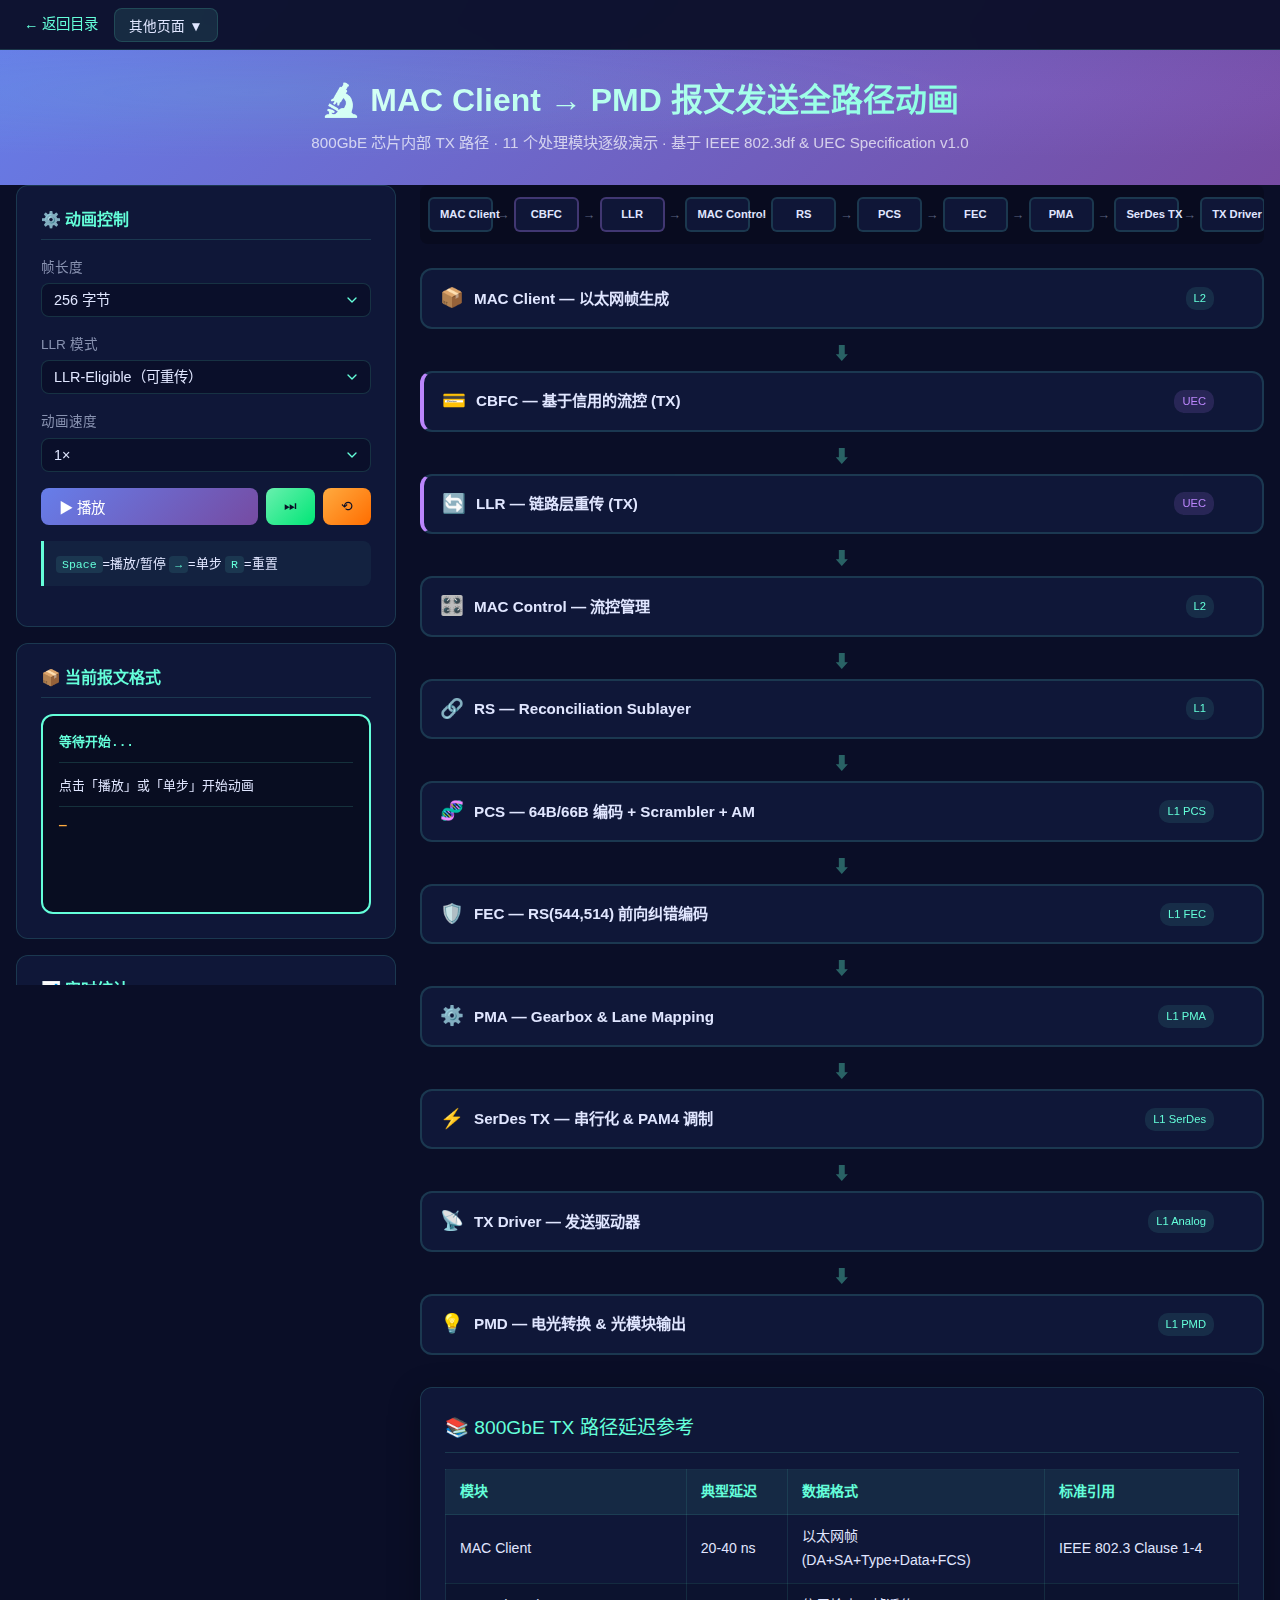
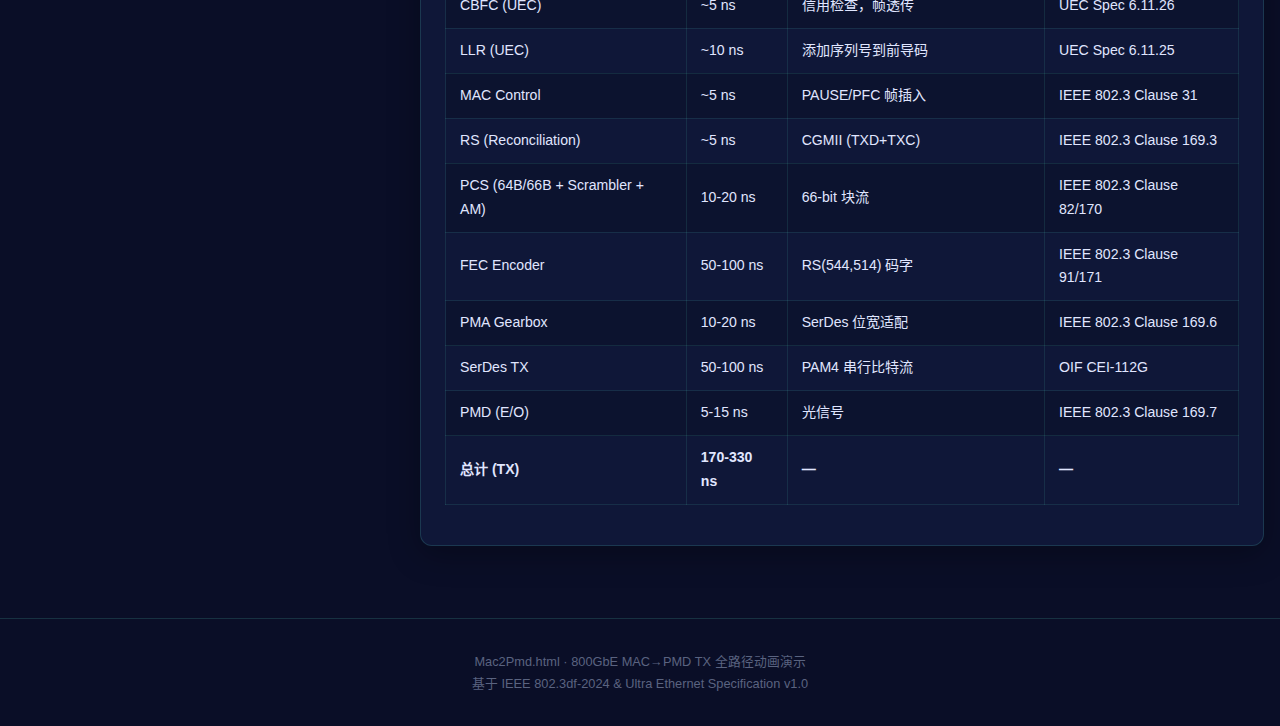
<file: Mac2Pmd.html>
<!DOCTYPE html>
<html lang="zh-CN">
<head>
    <meta charset="UTF-8">
    <meta name="viewport" content="width=device-width, initial-scale=1.0">
    <title>MAC Client → PMD 报文发送全路径动画演示</title>
    <link rel="stylesheet" href="common.css">
    <style>
        /* ========== Layout Styles ========== */
        .main-layout {
            display: flex;
            gap: 1.5rem;
            max-width: 1600px;
            margin: 0 auto;
            padding: 0 1rem;
        }

        .left-panel {
            width: 380px;
            flex-shrink: 0;
            position: sticky;
            top: 80px;
            height: calc(100vh - 100px);
            overflow-y: auto;
        }

        .right-content {
            flex: 1;
            min-width: 0;
        }

        @media (max-width: 1200px) {
            .main-layout {
                flex-direction: column;
            }
            .left-panel {
                width: 100%;
                position: relative;
                top: 0;
                height: auto;
                order: -1;
            }
        }

        /* ========== Left Panel Styles ========== */
        .control-card {
            background: var(--bg-card);
            border: 1px solid var(--border-color);
            border-radius: var(--border-radius);
            padding: 1.5rem;
            margin-bottom: 1rem;
        }

        .control-card h3 {
            color: var(--accent-cyan);
            font-size: 1em;
            margin-bottom: 1rem;
            padding-bottom: 0.5rem;
            border-bottom: 1px solid var(--border-color);
        }

        .format-display {
            background: rgba(0, 0, 0, 0.4);
            border: 2px solid var(--accent-cyan);
            border-radius: var(--border-radius);
            padding: 1rem;
            min-height: 200px;
            font-family: var(--font-mono);
            font-size: 0.8em;
        }

        .format-display .format-header {
            color: var(--accent-cyan);
            font-weight: 600;
            margin-bottom: 0.75rem;
            padding-bottom: 0.5rem;
            border-bottom: 1px solid var(--border-color);
        }

        .format-display .format-content {
            line-height: 1.8;
        }

        .format-display .format-bytes {
            display: flex;
            flex-wrap: wrap;
            gap: 3px;
            margin: 0.5rem 0;
        }

        .format-display .byte-tag {
            display: inline-block;
            padding: 2px 6px;
            border-radius: 3px;
            font-size: 0.75em;
            font-weight: 600;
        }

        .format-display .module-indicator {
            color: var(--accent-orange);
            font-weight: 600;
            margin-top: 0.5rem;
            padding-top: 0.5rem;
            border-top: 1px solid var(--border-color);
        }

        /* ========== Pipeline Container ========== */
        .pipeline {
            position: relative;
        }

        .pipeline-module {
            background: var(--bg-card);
            border: 2px solid var(--border-color);
            border-radius: var(--border-radius);
            margin-bottom: 8px;
            overflow: hidden;
            transition: all 0.4s ease;
            cursor: pointer;
        }

        .pipeline-module.active {
            border-color: var(--accent-cyan);
            box-shadow: var(--shadow-glow-cyan);
        }

        .pipeline-module.done {
            border-color: rgba(105, 240, 174, 0.4);
        }

        .pipeline-module.uec {
            border-left: 4px solid var(--accent-purple);
        }

        .pipeline-module .pm-header {
            display: flex;
            align-items: center;
            justify-content: space-between;
            padding: 12px 18px;
            cursor: pointer;
            user-select: none;
        }

        .pipeline-module .pm-header .pm-icon {
            font-size: 1.2em;
            margin-right: 10px;
        }

        .pipeline-module .pm-header .pm-title {
            font-weight: 600;
            font-size: 0.95em;
            flex: 1;
        }

        .pipeline-module .pm-header .pm-layer {
            font-size: 0.7em;
            padding: 2px 8px;
            border-radius: 10px;
            background: rgba(100, 255, 218, 0.1);
            color: var(--accent-cyan);
            margin-left: 8px;
            white-space: nowrap;
        }

        .pipeline-module .pm-header .pm-layer.uec-tag {
            background: rgba(187, 134, 252, 0.15);
            color: var(--accent-purple);
        }

        .pipeline-module .pm-header .pm-status {
            font-size: 0.8em;
            margin-left: 10px;
            min-width: 20px;
            text-align: center;
        }

        .pipeline-module .pm-body {
            max-height: 0;
            overflow: hidden;
            transition: max-height 0.4s ease, padding 0.3s ease;
            padding: 0 18px;
        }

        .pipeline-module .pm-body.open {
            max-height: 2000px;
            padding: 0 18px 16px;
        }

        .pipeline-module .pm-desc {
            font-size: 0.85em;
            color: var(--text-secondary);
            line-height: 1.6;
            margin-bottom: 10px;
        }

        .pipeline-module .pm-ref {
            font-size: 0.75em;
            color: var(--text-muted);
            font-style: italic;
        }

        /* --- Mini Architecture Diagram --- */
        .arch-bar {
            display: flex;
            align-items: center;
            gap: 4px;
            padding: 12px 8px;
            overflow-x: auto;
            background: rgba(0, 0, 0, 0.2);
            border-radius: var(--border-radius-sm);
            margin-bottom: var(--spacing-lg);
        }

        .arch-bar .ab-block {
            padding: 6px 10px;
            border-radius: 6px;
            font-size: 0.7em;
            font-weight: 600;
            white-space: nowrap;
            border: 2px solid var(--border-color);
            background: var(--bg-card);
            transition: all 0.3s ease;
            cursor: pointer;
            text-align: center;
            min-width: 65px;
        }

        .arch-bar .ab-block.active {
            border-color: var(--accent-cyan);
            background: rgba(100, 255, 218, 0.12);
            box-shadow: 0 0 10px rgba(100, 255, 218, 0.3);
            color: var(--accent-cyan);
        }

        .arch-bar .ab-block.done {
            border-color: rgba(105, 240, 174, 0.3);
            color: var(--accent-green);
        }

        .arch-bar .ab-block.uec-bar {
            border-color: rgba(187, 134, 252, 0.3);
        }

        .arch-bar .ab-arrow {
            color: var(--text-muted);
            font-size: 0.8em;
            flex-shrink: 0;
        }

        /* --- Flow Arrow between modules --- */
        .pipe-arrow {
            text-align: center;
            font-size: 1.1em;
            color: var(--accent-cyan);
            opacity: 0.35;
            padding: 2px 0;
            transition: opacity 0.3s ease;
        }
        .pipe-arrow.active {
            opacity: 1;
            animation: pulse-cyan 1.5s infinite;
        }

        /* --- Data Format Display --- */
        .fmt-bytes {
            display: inline-flex;
            flex-wrap: wrap;
            gap: 2px;
        }

        .fmt-bytes .fb {
            display: inline-block;
            padding: 2px 4px;
            border-radius: 2px;
            font-family: var(--font-mono);
            font-size: 0.72em;
            min-width: 22px;
            text-align: center;
        }

        .fmt-label {
            display: inline-block;
            padding: 2px 6px;
            border-radius: 3px;
            font-size: 0.7em;
            font-weight: 600;
            margin-right: 4px;
        }

        /* Specific field colors */
        .f-da     { background: #1565C0; color: #fff; }
        .f-sa     { background: #0277BD; color: #fff; }
        .f-type   { background: #00838F; color: #fff; }
        .f-payload{ background: #2196f3; color: #fff; }
        .f-fcs    { background: #f44336; color: #fff; }
        .f-pre    { background: #9c27b0; color: #fff; }
        .f-sfd    { background: #e91e63; color: #fff; }
        .f-ipg    { background: #607d8b; color: #fff; }
        .f-seq    { background: #4caf50; color: #fff; }
        .f-sync   { background: #ff9800; color: #000; }
        .f-bt     { background: #ff9800; color: #000; }
        .f-scr    { background: #6A1B9A; color: #fff; }
        .f-am     { background: #00BCD4; color: #000; }
        .f-fec-d  { background: #3F51B5; color: #fff; }
        .f-fec-p  { background: #E65100; color: #fff; }
        .f-pam4   { background: #263238; color: #69f0ae; border: 1px solid #69f0ae; }
        .f-light  { background: linear-gradient(135deg, #FFD54F, #FF7043); color: #000; }

        /* --- Info Chips --- */
        .info-chips {
            display: flex;
            flex-wrap: wrap;
            gap: 6px;
            margin-top: 8px;
        }

        .info-chip {
            font-size: 0.7em;
            padding: 3px 8px;
            border-radius: 10px;
            background: rgba(100, 255, 218, 0.08);
            border: 1px solid rgba(100, 255, 218, 0.15);
            color: var(--text-secondary);
        }

        .info-chip b {
            color: var(--accent-cyan);
        }

        /* --- Detail Table --- */
        .detail-grid {
            display: grid;
            grid-template-columns: auto 1fr;
            gap: 4px 12px;
            font-size: 0.82em;
            margin: 8px 0;
        }

        .detail-grid .dg-key {
            color: var(--text-muted);
            white-space: nowrap;
        }

        .detail-grid .dg-val {
            color: var(--text-primary);
            font-family: var(--font-mono);
            font-size: 0.92em;
        }

        /* --- Lane Distribution Visual --- */
        .lane-vis {
            display: grid;
            grid-template-columns: repeat(8, 1fr);
            gap: 4px;
            margin: 8px 0;
        }

        .lane-vis .lane-box {
            background: rgba(0, 0, 0, 0.3);
            border: 1px solid var(--border-color);
            border-radius: 4px;
            padding: 4px;
            text-align: center;
            font-size: 0.65em;
            font-family: var(--font-mono);
            transition: all 0.3s ease;
        }

        .lane-vis .lane-box.active {
            border-color: var(--accent-cyan);
            background: rgba(100, 255, 218, 0.1);
        }

        .lane-vis .lane-box .lane-id {
            font-weight: 700;
            color: var(--accent-cyan);
        }

        /* --- PAM4 Eye Diagram --- */
        .pam4-eye {
            display: flex;
            align-items: flex-end;
            gap: 2px;
            height: 60px;
            padding: 4px;
            background: rgba(0, 0, 0, 0.4);
            border-radius: 4px;
            margin: 8px 0;
        }

        .pam4-eye .eye-bar {
            flex: 1;
            border-radius: 2px 2px 0 0;
            transition: height 0.3s ease;
            min-width: 3px;
        }

        /* --- Summary Card --- */
        .summary-card {
            background: rgba(0, 0, 0, 0.25);
            border: 1px solid var(--border-color);
            border-radius: var(--border-radius);
            padding: 20px;
            margin-top: var(--spacing-lg);
        }

        .summary-card h3 {
            color: var(--accent-cyan);
            margin-bottom: 12px;
            font-size: 1em;
        }

        /* Log area */
        .log-area {
            background: rgba(0, 0, 0, 0.35);
            border: 1px solid var(--border-color);
            border-radius: var(--border-radius-sm);
            padding: 12px;
            max-height: 150px;
            overflow-y: auto;
            font-family: var(--font-mono);
            font-size: 0.75em;
            line-height: 1.8;
        }

        .log-area .log-entry {
            animation: fadeIn 0.3s ease;
        }

        .log-area .log-entry .log-time {
            color: var(--text-muted);
            margin-right: 8px;
        }

        .log-area .log-entry .log-module {
            color: var(--accent-cyan);
            font-weight: 600;
            margin-right: 6px;
        }
    </style>
</head>
<body>

<!-- ========== Page Header ========== -->
<div class="page-header">
    <h1>🔬 MAC Client → PMD 报文发送全路径动画</h1>
    <div class="subtitle">
        800GbE 芯片内部 TX 路径 · 11 个处理模块逐级演示 · 基于 IEEE 802.3df & UEC Specification v1.0
    </div>
</div>

<!-- ========== Main Layout ========== -->
<div class="main-layout">
    
    <!-- ========== Left Panel: Controls & Format Display ========== -->
    <aside class="left-panel">
        <!-- Controls -->
        <div class="control-card">
            <h3>⚙️ 动画控制</h3>
            
            <div class="form-group" style="margin-bottom: 1rem;">
                <label class="form-label">帧长度</label>
                <select id="selFrameLen" class="form-control">
                    <option value="64">64 字节（最小帧）</option>
                    <option value="128">128 字节</option>
                    <option value="256" selected>256 字节</option>
                    <option value="512">512 字节</option>
                    <option value="1518">1518 字节（最大标准帧）</option>
                </select>
            </div>
            
            <div class="form-group" style="margin-bottom: 1rem;">
                <label class="form-label">LLR 模式</label>
                <select id="selLLR" class="form-control">
                    <option value="eligible" selected>LLR-Eligible（可重传）</option>
                    <option value="ineligible">LLR-Ineligible（不可重传）</option>
                    <option value="disabled">LLR 未启用</option>
                </select>
            </div>
            
            <div class="form-group" style="margin-bottom: 1rem;">
                <label class="form-label">动画速度</label>
                <select id="selSpeed" class="form-control">
                    <option value="0.5">0.5×</option>
                    <option value="1" selected>1×</option>
                    <option value="2">2×</option>
                    <option value="4">4× 快速</option>
                </select>
            </div>

            <div class="btn-group" style="display: flex; gap: 0.5rem;">
                <button class="btn btn-primary" id="btnPlay" style="flex: 1;">▶ 播放</button>
                <button class="btn btn-success" id="btnStep">⏭</button>
                <button class="btn btn-warning" id="btnReset">⟲</button>
            </div>

            <div class="info-box mt-2" style="font-size: 0.8em; padding: 0.75rem;">
                <code>Space</code>=播放/暂停 <code>→</code>=单步 <code>R</code>=重置
            </div>
        </div>

        <!-- Real-time Format Display -->
        <div class="control-card">
            <h3>📦 当前报文格式</h3>
            <div class="format-display" id="formatDisplay">
                <div class="format-header">等待开始...</div>
                <div class="format-content" id="formatContent">
                    点击「播放」或「单步」开始动画
                </div>
                <div class="module-indicator" id="moduleIndicator">—</div>
            </div>
        </div>

        <!-- Stats -->
        <div class="control-card">
            <h3>📊 实时统计</h3>
            <div class="detail-grid">
                <div class="dg-key">当前模块:</div>
                <div class="dg-val" id="statModule">—</div>
                
                <div class="dg-key">数据宽度:</div>
                <div class="dg-val" id="statWidth">—</div>
                
                <div class="dg-key">编码效率:</div>
                <div class="dg-val" id="statEfficiency">—</div>
                
                <div class="dg-key">累计延迟:</div>
                <div class="dg-val" id="statLatency">0 ns</div>
                
                <div class="dg-key">处理步骤:</div>
                <div class="dg-val" id="statStep">0 / 11</div>
            </div>
        </div>

        <!-- Log -->
        <div class="control-card" style="flex: 1; display: flex; flex-direction: column;">
            <h3>📋 处理日志</h3>
            <div class="log-area" id="logArea" style="flex: 1;">
                <div class="log-entry"><span class="log-time">[00:00.000]</span><span class="log-module">SYSTEM</span> 等待启动...</div>
            </div>
        </div>
    </aside>

    <!-- ========== Right Content: Animation & Details ========== -->
    <main class="right-content">
        
        <!-- Mini Architecture Bar -->
        <div class="arch-bar" id="archBar">
            <!-- JS will populate -->
        </div>

        <!-- Pipeline Modules -->
        <div class="pipeline" id="pipeline">
            <!-- JS will build all modules -->
        </div>

        <!-- Summary -->
        <div class="summary-card" id="summaryCard" style="display:none;">
            <h3>✅ TX 路径处理完成</h3>
            <div id="summaryContent"></div>
        </div>

        <!-- Reference Table -->
        <div class="section" style="margin-top: 2rem;">
            <div class="section-title">📚 800GbE TX 路径延迟参考</div>
            <div class="table-wrapper">
                <table>
                    <thead>
                        <tr><th>模块</th><th>典型延迟</th><th>数据格式</th><th>标准引用</th></tr>
                    </thead>
                    <tbody>
                        <tr><td>MAC Client</td><td>20-40 ns</td><td>以太网帧 (DA+SA+Type+Data+FCS)</td><td>IEEE 802.3 Clause 1-4</td></tr>
                        <tr><td>CBFC (UEC)</td><td>~5 ns</td><td>信用检查，帧透传</td><td>UEC Spec 6.11.26</td></tr>
                        <tr><td>LLR (UEC)</td><td>~10 ns</td><td>添加序列号到前导码</td><td>UEC Spec 6.11.25</td></tr>
                        <tr><td>MAC Control</td><td>~5 ns</td><td>PAUSE/PFC 帧插入</td><td>IEEE 802.3 Clause 31</td></tr>
                        <tr><td>RS (Reconciliation)</td><td>~5 ns</td><td>CGMII (TXD+TXC)</td><td>IEEE 802.3 Clause 169.3</td></tr>
                        <tr><td>PCS (64B/66B + Scrambler + AM)</td><td>10-20 ns</td><td>66-bit 块流</td><td>IEEE 802.3 Clause 82/170</td></tr>
                        <tr><td>FEC Encoder</td><td>50-100 ns</td><td>RS(544,514) 码字</td><td>IEEE 802.3 Clause 91/171</td></tr>
                        <tr><td>PMA Gearbox</td><td>10-20 ns</td><td>SerDes 位宽适配</td><td>IEEE 802.3 Clause 169.6</td></tr>
                        <tr><td>SerDes TX</td><td>50-100 ns</td><td>PAM4 串行比特流</td><td>OIF CEI-112G</td></tr>
                        <tr><td>PMD (E/O)</td><td>5-15 ns</td><td>光信号</td><td>IEEE 802.3 Clause 169.7</td></tr>
                        <tr style="font-weight:700;color:var(--accent-cyan)"><td>总计 (TX)</td><td>170-330 ns</td><td>—</td><td>—</td></tr>
                    </tbody>
                </table>
            </div>
        </div>

    </main>
</div>

<!-- ========== Footer ========== -->
<div class="page-footer">
    Mac2Pmd.html · 800GbE MAC→PMD TX 全路径动画演示<br>
    基于 IEEE 802.3df-2024 & Ultra Ethernet Specification v1.0
</div>

<!-- ========== Scripts ========== -->
<script src="common.js"></script>
<script>
(function() {
    'use strict';

    // ============================================================
    //  Module Definitions — 11 TX processing stages
    // ============================================================

    const MODULES = [
        {
            id: 'mac_client',
            icon: '📦',
            title: 'MAC Client — 以太网帧生成',
            layer: 'L2',
            layerClass: '',
            uec: false,
            ref: 'IEEE 802.3 Clause 1-4',
            latencyMin: 20, latencyMax: 40,
            desc: '生成标准以太网帧。帧结构：DA(6B) + SA(6B) + Type/Len(2B) + Payload(46-1500B) + FCS(4B)。FCS 由 CRC-32 算法计算。同时生成 12 字节 IPG。',
            formatFn: (ctx) => {
                const f = ctx.frame;
                return {
                    header: `以太网帧 (${f.totalLen} Bytes)`,
                    content: `
<span class="byte-tag f-pre">前导码 7B</span>
<span class="byte-tag f-sfd">SFD</span>
<span class="byte-tag f-da">DA ${f.da}</span>
<span class="byte-tag f-sa">SA ${f.sa}</span>
<span class="byte-tag f-type">Type</span>
<span class="byte-tag f-payload">Payload ${f.payloadLen}B</span>
<span class="byte-tag f-fcs">FCS</span>
<span class="byte-tag f-ipg">IPG 12B</span>`,
                    details: `DA: ${f.da} | SA: ${f.sa} | Payload: ${f.payloadLen}B`
                };
            },
            widthLabel: '8-bit bytes',
            efficiency: '100%',
        },
        {
            id: 'cbfc',
            icon: '💳',
            title: 'CBFC — 基于信用的流控 (TX)',
            layer: 'UEC',
            layerClass: 'uec-tag',
            uec: true,
            ref: 'UEC Specification 6.11.26',
            latencyMin: 3, latencyMax: 5,
            desc: '检查目标虚拟通道(VC)是否有足够信用。信用充足则透传帧；信用不足则阻塞等待 CF_Update。',
            formatFn: (ctx) => ({
                header: 'CBFC 信用检查',
                content: '<span class="byte-tag f-pre">帧数据透传</span><span style="color:var(--accent-green)">✓ 信用充足</span>',
                details: 'VC[0] 信用检查通过，帧继续传输'
            }),
            widthLabel: '帧透传',
            efficiency: '100%',
        },
        {
            id: 'llr',
            icon: '🔄',
            title: 'LLR — 链路层重传 (TX)',
            layer: 'UEC',
            layerClass: 'uec-tag',
            uec: true,
            ref: 'UEC Specification 6.11.25',
            latencyMin: 5, latencyMax: 10,
            desc: 'LLR-Eligible 帧：分配 20-bit frame_seq 序列号，编码到前导码 Byte1-3 中，帧存入 Replay Buffer 等待 ACK。',
            formatFn: (ctx) => {
                if (ctx.llrMode === 'disabled') {
                    return { header: 'LLR 未启用', content: '标准前导码', details: '帧直接透传' };
                }
                if (ctx.llrMode === 'eligible') {
                    const seq = ctx.frameSeq;
                    const seqHex = seq.toString(16).toUpperCase().padStart(5, '0');
                    return {
                        header: `LLR-Eligible (Seq: 0x${seqHex})`,
                        content: `<span class="byte-tag f-bt">FB</span><span class="byte-tag f-seq">${seqHex.substring(0,2)}</span><span class="byte-tag f-seq">${seqHex.substring(2,4)}</span><span class="byte-tag f-seq">${seqHex.substring(4)}</span><span class="byte-tag f-pre">55×3</span><span class="byte-tag f-sfd">D5</span>`,
                        details: `序列号: 0x${seqHex} | 已存入 Replay Buffer`
                    };
                }
                return { header: 'LLR-Ineligible', content: '无前导码序列号', details: '不存入 Replay Buffer' };
            },
            widthLabel: '帧+前导码',
            efficiency: '100%',
        },
        {
            id: 'mac_ctrl',
            icon: '🎛️',
            title: 'MAC Control — 流控管理',
            layer: 'L2',
            layerClass: '',
            uec: false,
            ref: 'IEEE 802.3 Clause 31',
            latencyMin: 3, latencyMax: 5,
            desc: 'PAUSE/PFC 帧管理。正常数据帧直接透传。输出接口: CGMII (32 lanes × 64-bit)。',
            formatFn: (ctx) => ({
                header: 'CGMII 接口输出',
                content: '<span class="byte-tag">TXD[2047:0]</span><span class="byte-tag">TXC[31:0]</span>',
                details: '32 lanes × 64-bit @ 781.25 MHz'
            }),
            widthLabel: 'CGMII 2048-bit',
            efficiency: '100%',
        },
        {
            id: 'rs',
            icon: '🔗',
            title: 'RS — Reconciliation Sublayer',
            layer: 'L1',
            layerClass: '',
            uec: false,
            ref: 'IEEE 802.3 Clause 169.3/122.3',
            latencyMin: 3, latencyMax: 5,
            desc: 'CGMII → PCS 内部接口适配。识别 /S/ /T/ /I/ 控制字符。计算 DIC。',
            formatFn: (ctx) => {
                const f = ctx.frame;
                const dic = DICCalculator.calculate(f.totalLen, 0, 12);
                return {
                    header: 'RS 层输出 (/S/ /T/ 标记)',
                    content: '<span class="byte-tag f-sync">/S/</span><span class="byte-tag f-pre">Preamble</span><span class="byte-tag f-payload">Data</span><span class="byte-tag" style="background:#ff5722">/T/</span><span class="byte-tag f-ipg">IDLE</span>',
                    details: `DIC=${dic.newDIC} | /T/位置=${dic.termPosition} | 实际IPG=${dic.actualIPG}B`
                };
            },
            widthLabel: '8×128-bit',
            efficiency: '100%',
        },
        {
            id: 'pcs',
            icon: '🧬',
            title: 'PCS — 64B/66B 编码 + Scrambler + AM',
            layer: 'L1 PCS',
            layerClass: '',
            uec: false,
            ref: 'IEEE 802.3 Clause 82/170',
            latencyMin: 10, latencyMax: 20,
            desc: '64B/66B 编码器 + Scrambler (G(x)=1+x³⁹+x⁵⁸) + AM Insertion。',
            formatFn: (ctx) => {
                const dataBlocks = Math.ceil(ctx.frame.totalLen / 8);
                return {
                    header: '64B/66B 块流',
                    content: `<span class="byte-tag f-sync">10</span><span class="byte-tag f-bt">Start</span> + ${dataBlocks}×<span class="byte-tag" style="background:#2196f3">01 Data</span> + <span class="byte-tag f-sync">10</span><span class="byte-tag" style="background:#ff5722">Term</span>`,
                    details: `编码效率: 96.97% | 块数: ~${dataBlocks + 2} | AM间隔: 16383 blocks`
                };
            },
            widthLabel: '66-bit blocks',
            efficiency: '96.97%',
        },
        {
            id: 'fec',
            icon: '🛡️',
            title: 'FEC — RS(544,514) 前向纠错编码',
            layer: 'L1 FEC',
            layerClass: '',
            uec: false,
            ref: 'IEEE 802.3 Clause 91/119.2/171',
            latencyMin: 50, latencyMax: 100,
            desc: 'Reed-Solomon RS(544,514) over GF(2¹⁰)。514 信息符号 + 30 校验符号。',
            formatFn: (ctx) => ({
                header: 'RS(544,514) 码字',
                content: '<span class="byte-tag f-fec-d">Data: 514 sym</span><span class="byte-tag f-fec-p">Parity: 30 sym</span>',
                details: '编码率: 94.49% | 纠错能力: ≤15 symbols | BER: 5×10⁻⁵ → 10⁻¹²'
            }),
            widthLabel: '10-bit symbols',
            efficiency: '94.49%',
        },
        {
            id: 'pma',
            icon: '⚙️',
            title: 'PMA — Gearbox & Lane Mapping',
            layer: 'L1 PMA',
            layerClass: '',
            uec: false,
            ref: 'IEEE 802.3 Clause 169.6/122.5',
            latencyMin: 10, latencyMax: 20,
            desc: 'PMA TX Gearbox: FEC 码字 → SerDes 位宽适配。Lane 映射。',
            formatFn: (ctx) => ({
                header: 'PMA Gearbox 输出',
                content: '<span class="byte-tag">PL0</span><span class="byte-tag">PL1</span><span class="byte-tag">PL2</span><span class="byte-tag">PL3</span><span class="byte-tag">PL4</span><span class="byte-tag">PL5</span><span class="byte-tag">PL6</span><span class="byte-tag">PL7</span>',
                details: '8 Physical Lanes × 128/256-bit 并行 → SerDes'
            }),
            widthLabel: '8×128-bit par.',
            efficiency: '100%',
        },
        {
            id: 'serdes',
            icon: '⚡',
            title: 'SerDes TX — 串行化 & PAM4 调制',
            layer: 'L1 SerDes',
            layerClass: '',
            uec: false,
            ref: 'OIF CEI-56G/112G',
            latencyMin: 50, latencyMax: 100,
            desc: 'Parallel-to-Serial + PAM4 Modulator (00→-3, 01→-1, 10→+1, 11→+3) + FFE。',
            formatFn: (ctx) => ({
                header: 'PAM4 串行信号',
                content: '<span class="byte-tag f-pam4">00→-3</span><span class="byte-tag f-pam4">01→-1</span><span class="byte-tag f-pam4">10→+1</span><span class="byte-tag f-pam4">11→+3</span>',
                details: '106.25 Gbaud/Lane × 8 Lanes = 800 Gbps | Gray编码'
            }),
            widthLabel: 'PAM4 serial',
            efficiency: '~100%',
        },
        {
            id: 'tx_driver',
            icon: '📡',
            title: 'TX Driver — 发送驱动器',
            layer: 'L1 Analog',
            layerClass: '',
            uec: false,
            ref: 'OIF CEI-112G',
            latencyMin: 2, latencyMax: 5,
            desc: '差分输出驱动器。输出摆幅 800-1200 mVpp。CAUI-8 接口。',
            formatFn: (ctx) => ({
                header: 'CAUI-8 差分信号',
                content: '<span class="byte-tag">800-1200mVpp</span><span class="byte-tag">PAM4</span><span class="byte-tag">8 Lanes</span>',
                details: '电气接口: CAUI-8 | 输出摆幅可调 | FFE预加重'
            }),
            widthLabel: '差分电信号',
            efficiency: '~100%',
        },
        {
            id: 'pmd',
            icon: '💡',
            title: 'PMD — 电光转换 & 光模块输出',
            layer: 'L1 PMD',
            layerClass: '',
            uec: false,
            ref: 'IEEE 802.3 Clause 169.7/122.6',
            latencyMin: 5, latencyMax: 15,
            desc: 'OSFP/QSFP-DD800 光模块 E/O 转换。VCSEL/EML 激光器。',
            formatFn: (ctx) => ({
                header: '🔆 光信号输出',
                content: '<span class="byte-tag f-light">8λ × 100G</span>',
                details: '光功率: 0~+5 dBm | 波长: 850nm/1310nm | 消光比: >4dB'
            }),
            widthLabel: '光信号',
            efficiency: '—',
        },
    ];

    // ============================================================
    //  State
    // ============================================================

    let currentStep = -1;
    let totalSteps = MODULES.length;
    let animCtrl = null;
    let cumulativeLatency = 0;

    function genFrameContext() {
        const len = parseInt(document.getElementById('selFrameLen').value);
        const payloadLen = Math.max(46, len - 18);
        const totalLen = payloadLen + 18;
        return {
            frame: {
                totalLen: totalLen,
                payloadLen: payloadLen,
                da: Utils.randomMAC(),
                sa: Utils.randomMAC(),
                fcs: '0x' + Array.from({length:4}, ()=>Math.floor(Math.random()*256).toString(16).padStart(2,'0')).join('').toUpperCase(),
            },
            llrMode: document.getElementById('selLLR').value,
            frameSeq: Utils.randomInt(0, 0xFFFFF),
        };
    }

    let ctx = genFrameContext();

    // ============================================================
    //  Update Format Display
    // ============================================================

    function updateFormatDisplay(moduleIndex) {
        const display = document.getElementById('formatDisplay');
        const header = display.querySelector('.format-header');
        const content = display.querySelector('.format-content');
        const indicator = display.querySelector('.module-indicator');

        if (moduleIndex < 0 || moduleIndex >= MODULES.length) {
            header.textContent = '等待开始...';
            content.innerHTML = '点击「播放」或「单步」开始动画';
            indicator.textContent = '—';
            return;
        }

        const m = MODULES[moduleIndex];
        const format = m.formatFn(ctx);

        header.textContent = format.header;
        content.innerHTML = '<div class="format-bytes">' + format.content + '</div>';
        if (format.details) {
            content.innerHTML += '<div style="margin-top:0.75rem;color:var(--text-secondary);">' + format.details + '</div>';
        }
        indicator.textContent = `当前模块: ${m.title.split('—')[0].trim()}`;
    }

    // ============================================================
    //  Build DOM
    // ============================================================

    function buildArchBar() {
        const bar = document.getElementById('archBar');
        bar.innerHTML = '';
        MODULES.forEach((m, i) => {
            if (i > 0) {
                const arrow = document.createElement('span');
                arrow.className = 'ab-arrow';
                arrow.textContent = '→';
                bar.appendChild(arrow);
            }
            const block = document.createElement('div');
            block.className = 'ab-block' + (m.uec ? ' uec-bar' : '');
            block.id = 'ab-' + m.id;
            block.textContent = m.title.split('—')[0].trim().replace(/^[^\w]*/, '').substring(0, 12);
            block.addEventListener('click', () => {
                scrollToModule(i);
            });
            bar.appendChild(block);
        });
    }

    function buildPipeline() {
        const pipeline = document.getElementById('pipeline');
        pipeline.innerHTML = '';

        MODULES.forEach((m, i) => {
            if (i > 0) {
                const arrow = document.createElement('div');
                arrow.className = 'pipe-arrow';
                arrow.id = 'arrow-' + i;
                arrow.textContent = '⬇';
                pipeline.appendChild(arrow);
            }

            const card = document.createElement('div');
            card.className = 'pipeline-module' + (m.uec ? ' uec' : '');
            card.id = 'module-' + m.id;

            const header = document.createElement('div');
            header.className = 'pm-header';
            header.innerHTML = `
                <span class="pm-icon">${m.icon}</span>
                <span class="pm-title">${m.title}</span>
                <span class="pm-layer ${m.layerClass}">${m.layer}</span>
                <span class="pm-status" id="status-${m.id}"></span>
            `;
            card.appendChild(header);

            const body = document.createElement('div');
            body.className = 'pm-body';
            body.id = 'body-' + m.id;
            body.innerHTML = `
                <div class="pm-desc">${m.desc}</div>
                <div class="pm-ref">📖 ${m.ref}</div>
            `;
            card.appendChild(body);

            header.addEventListener('click', () => {
                body.classList.toggle('open');
            });

            pipeline.appendChild(card);
        });
    }

    // ============================================================
    //  Animation Logic
    // ============================================================

    function executeStep() {
        if (currentStep >= totalSteps) {
            finishAnimation();
            return false;
        }

        const m = MODULES[currentStep];
        const latency = (m.latencyMin + m.latencyMax) / 2;
        cumulativeLatency += latency;

        addLog(m.title.split('—')[0].trim(), `开始处理 (延迟 ~${latency.toFixed(1)} ns)`);

        // Update format display
        updateFormatDisplay(currentStep);

        // Highlight arch bar
        document.querySelectorAll('.ab-block').forEach((el, i) => {
            el.classList.remove('active');
            if (i === currentStep) el.classList.add('active');
            if (i < currentStep) el.classList.add('done');
        });

        // Highlight arrow
        if (currentStep > 0) {
            const arrow = document.getElementById('arrow-' + currentStep);
            if (arrow) arrow.classList.add('active');
            setTimeout(() => arrow && arrow.classList.remove('active'), 400);
        }

        // Highlight module
        document.querySelectorAll('.pipeline-module').forEach(el => el.classList.remove('active'));
        const moduleEl = document.getElementById('module-' + m.id);
        moduleEl.classList.add('active');

        // Scroll to module
        Utils.scrollTo(moduleEl, 100);

        // Update stats
        document.getElementById('statModule').textContent = m.title.split('—')[0].trim();
        document.getElementById('statWidth').textContent = m.widthLabel;
        document.getElementById('statEfficiency').textContent = m.efficiency;
        Utils.animateNumber(document.getElementById('statLatency'), cumulativeLatency - latency, cumulativeLatency, 400, 'int');
        document.getElementById('statStep').textContent = `${currentStep + 1} / ${totalSteps}`;

        // Status
        const statusEl = document.getElementById('status-' + m.id);
        statusEl.textContent = '⏳';

        setTimeout(() => {
            statusEl.textContent = '✅';
            moduleEl.classList.add('done');
            addLog(m.title.split('—')[0].trim(), '处理完成');
        }, 300);

        currentStep++;
        return true;
    }

    function finishAnimation() {
        addLog('SYSTEM', '🎉 TX 路径处理完成！');
        
        const summaryCard = document.getElementById('summaryCard');
        summaryCard.style.display = 'block';

        const overallEfficiency = (0.9697 * 0.9449 * 100).toFixed(2);
        document.getElementById('summaryContent').innerHTML = `
            <div class="detail-grid">
                <div class="dg-key">总延迟:</div>
                <div class="dg-val text-cyan">${cumulativeLatency.toFixed(1)} ns</div>
                <div class="dg-key">总体编码效率:</div>
                <div class="dg-val text-green">${overallEfficiency}%</div>
                <div class="dg-key">有效 MAC 吞吐:</div>
                <div class="dg-val">≈ 694 Gbps</div>
            </div>
        `;

        updateFormatDisplay(totalSteps - 1);
        Utils.scrollTo(summaryCard, 100);
        if (animCtrl) animCtrl.stop();
    }

    function resetAnimation() {
        currentStep = 0;
        cumulativeLatency = 0;
        ctx = genFrameContext();

        document.querySelectorAll('.ab-block').forEach(el => el.classList.remove('active', 'done'));
        document.querySelectorAll('.pipeline-module').forEach(el => el.classList.remove('active', 'done'));
        document.querySelectorAll('.pm-status').forEach(el => el.textContent = '');
        document.querySelectorAll('.pipe-arrow').forEach(el => el.classList.remove('active'));

        document.getElementById('statModule').textContent = '—';
        document.getElementById('statWidth').textContent = '—';
        document.getElementById('statEfficiency').textContent = '—';
        document.getElementById('statLatency').textContent = '0 ns';
        document.getElementById('statStep').textContent = '0 / 11';

        document.getElementById('logArea').innerHTML = '<div class="log-entry"><span class="log-time">[00:00.000]</span><span class="log-module">SYSTEM</span> 动画已重置</div>';
        document.getElementById('summaryCard').style.display = 'none';

        updateFormatDisplay(-1);
    }

    function scrollToModule(index) {
        const m = MODULES[index];
        const el = document.getElementById('module-' + m.id);
        if (el) Utils.scrollTo(el, 100);
    }

    function addLog(module, message) {
        const logArea = document.getElementById('logArea');
        const time = new Date().toLocaleTimeString('zh-CN', { hour12: false });
        const entry = document.createElement('div');
        entry.className = 'log-entry';
        entry.innerHTML = `<span class="log-time">[${time}]</span><span class="log-module">${module}</span> ${message}`;
        logArea.appendChild(entry);
        logArea.scrollTop = logArea.scrollHeight;
    }

    // ============================================================
    //  Controls
    // ============================================================

    document.getElementById('btnPlay').addEventListener('click', () => {
        if (!animCtrl) {
            animCtrl = new AnimationController({
                stepFn: executeStep,
                interval: 1200,
                onComplete: finishAnimation
            });
        }

        if (currentStep >= totalSteps) {
            resetAnimation();
        }

        if (animCtrl.isRunning) {
            animCtrl.stop();
            document.getElementById('btnPlay').innerHTML = '▶ 播放';
            addLog('USER', '⏸ 暂停');
        } else {
            animCtrl.start();
            document.getElementById('btnPlay').innerHTML = '⏸ 暂停';
            addLog('USER', '▶ 播放');
        }
    });

    document.getElementById('btnStep').addEventListener('click', () => {
        if (animCtrl && animCtrl.isRunning) {
            animCtrl.stop();
            document.getElementById('btnPlay').innerHTML = '▶ 播放';
        }
        if (currentStep >= totalSteps) {
            resetAnimation();
        }
        executeStep();
    });

    document.getElementById('btnReset').addEventListener('click', () => {
        resetAnimation();
        addLog('USER', '⟲ 重置');
    });

    document.getElementById('selSpeed').addEventListener('change', (e) => {
        const speed = parseFloat(e.target.value);
        if (animCtrl) animCtrl.setSpeed(speed);
    });

    // ============================================================
    //  Keyboard Shortcuts
    // ============================================================

    Keyboard.init();
    Keyboard.on(' ', () => document.getElementById('btnPlay').click());
    Keyboard.on('ArrowRight', () => document.getElementById('btnStep').click());
    Keyboard.on('r', () => document.getElementById('btnReset').click());
    Keyboard.on('R', () => document.getElementById('btnReset').click());

    // ============================================================
    //  Initialization
    // ============================================================

    window.addEventListener('DOMContentLoaded', () => {
        CommonNav.init('mac2pmd', [
            { id: 'index', label: '目录', file: 'index.html' },
            { id: 'cbfc', label: 'PFC vs CBFC', file: 'CBFCvsBFC.html' },
            { id: 'mac2pmd', label: 'MAC→PMD', file: 'Mac2Pmd.html' }
        ]);

        buildArchBar();
        buildPipeline();
        updateFormatDisplay(-1);

        addLog('SYSTEM', '✅ Mac2Pmd 动画演示已加载');
    });

})();
</script>

</body>
</html>
</file>
<file: common.css>
/* ============================================================
   common.css — 公共样式
   适用于：报文与物理层系列文档
   ============================================================ */

/* ---- CSS Variables (Design Tokens) ---- */
:root {
    /* 主色调 */
    --bg-primary: #0a0e27;
    --bg-secondary: #111631;
    --bg-card: rgba(17, 25, 60, 0.85);
    --bg-card-hover: rgba(25, 35, 80, 0.95);
    --bg-input: rgba(10, 14, 39, 0.8);

    /* 文字颜色 */
    --text-primary: #e0e6ff;
    --text-secondary: #8892b0;
    --text-muted: #5a6380;
    --text-highlight: #64ffda;

    /* 强调色 */
    --accent-cyan: #64ffda;
    --accent-blue: #4fc3f7;
    --accent-purple: #bb86fc;
    --accent-orange: #ffab40;
    --accent-red: #ff5252;
    --accent-green: #69f0ae;
    --accent-yellow: #ffd740;
    --accent-pink: #ff80ab;

    /* 渐变 */
    --gradient-header: linear-gradient(135deg, #667eea 0%, #764ba2 100%);
    --gradient-header-alt: linear-gradient(135deg, #0d1117 0%, #1a1f3a 50%, #0d1117 100%);
    --gradient-btn-primary: linear-gradient(135deg, #667eea, #764ba2);
    --gradient-btn-success: linear-gradient(135deg, #69f0ae, #00e676);
    --gradient-btn-warning: linear-gradient(135deg, #ffab40, #ff6d00);
    --gradient-btn-danger: linear-gradient(135deg, #ff5252, #d50000);

    /* 边框 */
    --border-color: rgba(100, 255, 218, 0.15);
    --border-color-hover: rgba(100, 255, 218, 0.4);
    --border-radius: 12px;
    --border-radius-sm: 8px;
    --border-radius-xs: 4px;

    /* 阴影 */
    --shadow-card: 0 8px 32px rgba(0, 0, 0, 0.3);
    --shadow-card-hover: 0 12px 40px rgba(100, 255, 218, 0.1);
    --shadow-glow-cyan: 0 0 20px rgba(100, 255, 218, 0.3);
    --shadow-glow-purple: 0 0 20px rgba(187, 134, 252, 0.3);

    /* 字体 */
    --font-main: 'Segoe UI', 'PingFang SC', 'Microsoft YaHei', sans-serif;
    --font-mono: 'JetBrains Mono', 'Fira Code', 'Consolas', 'Courier New', monospace;

    /* 间距 */
    --spacing-xs: 4px;
    --spacing-sm: 8px;
    --spacing-md: 16px;
    --spacing-lg: 24px;
    --spacing-xl: 32px;
    --spacing-xxl: 48px;

    /* 过渡 */
    --transition-fast: 0.2s ease;
    --transition-normal: 0.3s ease;
    --transition-slow: 0.5s ease;

    /* 导航栏高度 */
    --nav-height: 50px;
}

/* ---- Reset & Base ---- */
*, *::before, *::after {
    margin: 0;
    padding: 0;
    box-sizing: border-box;
}

html {
    scroll-behavior: smooth;
}

body {
    font-family: var(--font-main);
    background: var(--bg-primary);
    color: var(--text-primary);
    line-height: 1.7;
    min-height: 100vh;
    -webkit-font-smoothing: antialiased;
    -moz-osx-font-smoothing: grayscale;
}

/* ---- Scrollbar ---- */
::-webkit-scrollbar {
    width: 8px;
    height: 8px;
}
::-webkit-scrollbar-track {
    background: var(--bg-primary);
}
::-webkit-scrollbar-thumb {
    background: rgba(100, 255, 218, 0.2);
    border-radius: 4px;
}
::-webkit-scrollbar-thumb:hover {
    background: rgba(100, 255, 218, 0.4);
}

/* ---- Selection ---- */
::selection {
    background: rgba(100, 255, 218, 0.3);
    color: #fff;
}

/* ---- Typography ---- */
h1, h2, h3, h4, h5, h6 {
    color: var(--text-primary);
    font-weight: 600;
    line-height: 1.3;
}

h1 { font-size: 2rem; }
h2 { font-size: 1.6rem; }
h3 { font-size: 1.3rem; }
h4 { font-size: 1.1rem; }

a {
    color: var(--accent-cyan);
    text-decoration: none;
    transition: color var(--transition-fast);
}
a:hover {
    color: var(--accent-blue);
    text-decoration: underline;
}

code, pre, .mono {
    font-family: var(--font-mono);
}

code {
    background: rgba(100, 255, 218, 0.1);
    padding: 2px 6px;
    border-radius: var(--border-radius-xs);
    font-size: 0.9em;
    color: var(--accent-cyan);
}

pre {
    background: rgba(0, 0, 0, 0.4);
    padding: var(--spacing-md);
    border-radius: var(--border-radius-sm);
    overflow-x: auto;
    font-size: 0.85em;
    line-height: 1.5;
    border: 1px solid var(--border-color);
}

/* ---- Navigation Bar ---- */
.nav-bar {
    position: fixed;
    top: 0;
    left: 0;
    right: 0;
    height: var(--nav-height);
    background: rgba(10, 14, 39, 0.95);
    backdrop-filter: blur(10px);
    -webkit-backdrop-filter: blur(10px);
    border-bottom: 1px solid var(--border-color);
    display: flex;
    align-items: center;
    padding: 0 var(--spacing-lg);
    z-index: 1000;
    gap: var(--spacing-md);
}

.nav-bar .nav-back {
    color: var(--accent-cyan);
    font-size: 0.9em;
    cursor: pointer;
    white-space: nowrap;
    transition: color var(--transition-fast);
}
.nav-bar .nav-back:hover {
    color: #fff;
    text-decoration: none;
}

.nav-bar .nav-dropdown {
    position: relative;
}

.nav-bar .nav-dropdown-btn {
    background: rgba(100, 255, 218, 0.1);
    border: 1px solid var(--border-color);
    color: var(--text-primary);
    padding: 6px 14px;
    border-radius: var(--border-radius-sm);
    cursor: pointer;
    font-size: 0.85em;
    transition: all var(--transition-fast);
}
.nav-bar .nav-dropdown-btn:hover {
    background: rgba(100, 255, 218, 0.2);
    border-color: var(--border-color-hover);
}

.nav-bar .nav-dropdown-content {
    display: none;
    position: absolute;
    top: calc(100% + 4px);
    left: 0;
    background: rgba(17, 22, 49, 0.98);
    backdrop-filter: blur(10px);
    border: 1px solid var(--border-color);
    border-radius: var(--border-radius-sm);
    padding: var(--spacing-sm);
    min-width: 200px;
    max-height: 60vh;
    overflow-y: auto;
    z-index: 1001;
    box-shadow: var(--shadow-card);
}

.nav-bar .nav-dropdown:hover .nav-dropdown-content,
.nav-bar .nav-dropdown-content.show {
    display: block;
}

.nav-bar .nav-dropdown-content a {
    display: block;
    padding: 6px 12px;
    color: var(--text-secondary);
    font-size: 0.85em;
    border-radius: var(--border-radius-xs);
    transition: all var(--transition-fast);
}
.nav-bar .nav-dropdown-content a:hover {
    background: rgba(100, 255, 218, 0.1);
    color: var(--accent-cyan);
    text-decoration: none;
}

/* ---- Page Header ---- */
.page-header {
    background: var(--gradient-header);
    padding: calc(var(--nav-height) + 30px) var(--spacing-lg) 30px;
    text-align: center;
    position: relative;
    overflow: hidden;
}

.page-header::before {
    content: '';
    position: absolute;
    top: 0;
    left: 0;
    right: 0;
    bottom: 0;
    background:
        radial-gradient(ellipse at 20% 50%, rgba(100, 255, 218, 0.1) 0%, transparent 50%),
        radial-gradient(ellipse at 80% 50%, rgba(187, 134, 252, 0.1) 0%, transparent 50%);
    pointer-events: none;
}

.page-header h1 {
    font-size: 2em;
    background: linear-gradient(135deg, #fff, var(--accent-cyan));
    -webkit-background-clip: text;
    -webkit-text-fill-color: transparent;
    background-clip: text;
    margin-bottom: var(--spacing-sm);
    position: relative;
    z-index: 1;
}

.page-header .subtitle {
    color: rgba(255, 255, 255, 0.7);
    font-size: 0.95em;
    position: relative;
    z-index: 1;
}

/* ---- Main Container ---- */
.container {
    max-width: 1400px;
    margin: 0 auto;
    padding: var(--spacing-xl) var(--spacing-lg);
}

.container-narrow {
    max-width: 1000px;
    margin: 0 auto;
    padding: var(--spacing-xl) var(--spacing-lg);
}

/* ---- Cards / Sections ---- */
.card,
.section {
    background: var(--bg-card);
    border: 1px solid var(--border-color);
    border-radius: var(--border-radius);
    padding: var(--spacing-lg);
    margin-bottom: var(--spacing-lg);
    box-shadow: var(--shadow-card);
    transition: all var(--transition-normal);
}

.card:hover,
.section:hover {
    border-color: var(--border-color-hover);
    box-shadow: var(--shadow-card-hover);
}

.card-title,
.section-title {
    font-size: 1.2em;
    color: var(--accent-cyan);
    margin-bottom: var(--spacing-md);
    padding-bottom: var(--spacing-sm);
    border-bottom: 1px solid var(--border-color);
}

/* ---- Buttons ---- */
.btn {
    display: inline-flex;
    align-items: center;
    gap: var(--spacing-sm);
    padding: 8px 18px;
    border: none;
    border-radius: var(--border-radius-sm);
    font-family: var(--font-main);
    font-size: 0.9em;
    cursor: pointer;
    transition: all var(--transition-fast);
    color: #fff;
    font-weight: 500;
    white-space: nowrap;
}

.btn:hover {
    transform: translateY(-1px);
    box-shadow: 0 4px 15px rgba(0, 0, 0, 0.3);
}

.btn:active {
    transform: translateY(0);
}

.btn-primary {
    background: var(--gradient-btn-primary);
}

.btn-success {
    background: var(--gradient-btn-success);
    color: #0a0e27;
}

.btn-warning {
    background: var(--gradient-btn-warning);
    color: #0a0e27;
}

.btn-danger {
    background: var(--gradient-btn-danger);
}

.btn-outline {
    background: transparent;
    border: 1px solid var(--border-color);
    color: var(--text-primary);
}
.btn-outline:hover {
    border-color: var(--accent-cyan);
    background: rgba(100, 255, 218, 0.1);
}

.btn-sm {
    padding: 5px 12px;
    font-size: 0.8em;
}

.btn-group {
    display: flex;
    gap: var(--spacing-sm);
    flex-wrap: wrap;
}

/* ---- Tab Navigation ---- */
.tab-nav {
    display: flex;
    gap: 2px;
    background: rgba(0, 0, 0, 0.3);
    border-radius: var(--border-radius-sm);
    padding: 3px;
    margin-bottom: var(--spacing-lg);
    overflow-x: auto;
}

.tab-btn {
    padding: 8px 16px;
    border: none;
    background: transparent;
    color: var(--text-secondary);
    cursor: pointer;
    border-radius: 6px;
    font-family: var(--font-main);
    font-size: 0.85em;
    white-space: nowrap;
    transition: all var(--transition-fast);
}

.tab-btn:hover {
    color: var(--text-primary);
    background: rgba(100, 255, 218, 0.1);
}

.tab-btn.active {
    background: var(--gradient-btn-primary);
    color: #fff;
    font-weight: 500;
}

.tab-content {
    display: none;
}

.tab-content.active {
    display: block;
    animation: fadeIn 0.3s ease;
}

/* ---- Tables ---- */
.table-wrapper {
    overflow-x: auto;
    margin: var(--spacing-md) 0;
}

table {
    width: 100%;
    border-collapse: collapse;
    font-size: 0.88em;
}

table th,
table td {
    padding: 10px 14px;
    text-align: left;
    border: 1px solid rgba(100, 255, 218, 0.1);
}

table th {
    background: rgba(100, 255, 218, 0.08);
    color: var(--accent-cyan);
    font-weight: 600;
    white-space: nowrap;
}

table td {
    color: var(--text-primary);
}

table tbody tr:hover {
    background: rgba(100, 255, 218, 0.05);
}

table tbody tr:nth-child(even) {
    background: rgba(0, 0, 0, 0.15);
}

/* ---- Form Controls ---- */
.form-group {
    margin-bottom: var(--spacing-md);
}

.form-label {
    display: block;
    font-size: 0.85em;
    color: var(--text-secondary);
    margin-bottom: var(--spacing-xs);
}

input[type="text"],
input[type="number"],
input[type="range"],
select,
textarea {
    font-family: var(--font-main);
    background: var(--bg-input);
    border: 1px solid var(--border-color);
    color: var(--text-primary);
    padding: 8px 12px;
    border-radius: var(--border-radius-sm);
    font-size: 0.9em;
    transition: border-color var(--transition-fast);
    width: 100%;
}

input[type="text"]:focus,
input[type="number"]:focus,
select:focus,
textarea:focus {
    outline: none;
    border-color: var(--accent-cyan);
    box-shadow: 0 0 8px rgba(100, 255, 218, 0.2);
}

select {
    cursor: pointer;
    appearance: none;
    -webkit-appearance: none;
    background-image: url("data:image/svg+xml;charset=UTF-8,%3csvg xmlns='http://www.w3.org/2000/svg' viewBox='0 0 24 24' fill='none' stroke='%2364ffda' stroke-width='2' stroke-linecap='round' stroke-linejoin='round'%3e%3cpolyline points='6 9 12 15 18 9'%3e%3c/polyline%3e%3c/svg%3e");
    background-repeat: no-repeat;
    background-position: right 10px center;
    background-size: 16px;
    padding-right: 36px;
}

input[type="range"] {
    -webkit-appearance: none;
    appearance: none;
    height: 6px;
    padding: 0;
    border: none;
    background: rgba(100, 255, 218, 0.2);
    border-radius: 3px;
}
input[type="range"]::-webkit-slider-thumb {
    -webkit-appearance: none;
    width: 16px;
    height: 16px;
    border-radius: 50%;
    background: var(--accent-cyan);
    cursor: pointer;
}

/* ---- Data Byte Color Coding (66B/PCS/MAC) ---- */
.byte-preamble  { background: #9c27b0; color: #fff; }
.byte-sfd       { background: #e91e63; color: #fff; }
.byte-data      { background: #2196f3; color: #fff; }
.byte-fcs       { background: #f44336; color: #fff; }
.byte-idle      { background: #607d8b; color: #fff; }
.byte-start     { background: #ff9800; color: #000; }
.byte-term      { background: #ff5722; color: #fff; }
.byte-sync      { background: #00bcd4; color: #000; }
.byte-ctrl      { background: #795548; color: #fff; }
.byte-seq       { background: #4caf50; color: #fff; }
.byte-ocode     { background: #ff6f00; color: #fff; }
.byte-error     { background: #d32f2f; color: #fff; animation: pulse-red 1s infinite; }

/* ---- 66B Block Visualization ---- */
.block-66b {
    display: inline-flex;
    border: 1px solid var(--border-color);
    border-radius: var(--border-radius-xs);
    overflow: hidden;
    margin: 2px;
    font-family: var(--font-mono);
    font-size: 0.75em;
}

.block-66b .sync-header {
    padding: 4px 6px;
    font-weight: bold;
    min-width: 28px;
    text-align: center;
}

.block-66b .sync-01 {
    background: #2196f3;
    color: #fff;
}

.block-66b .sync-10 {
    background: #ff9800;
    color: #000;
}

.block-66b .block-payload {
    display: flex;
}

.block-66b .block-byte {
    padding: 4px 5px;
    border-left: 1px solid rgba(255, 255, 255, 0.1);
    min-width: 28px;
    text-align: center;
}

/* ---- Flow Arrow ---- */
.flow-arrow {
    text-align: center;
    font-size: 1.5em;
    color: var(--accent-cyan);
    padding: var(--spacing-sm) 0;
    opacity: 0.6;
}
.flow-arrow.down::after { content: '⬇️'; }
.flow-arrow.up::after   { content: '⬆️'; }
.flow-arrow.right::after { content: '➡️'; }

/* ---- Processing Module Box ---- */
.module-box {
    background: var(--bg-card);
    border: 2px solid var(--border-color);
    border-radius: var(--border-radius);
    padding: var(--spacing-lg);
    margin: var(--spacing-md) 0;
    position: relative;
}

.module-box .module-header {
    font-size: 1.1em;
    font-weight: 600;
    color: var(--accent-cyan);
    margin-bottom: var(--spacing-sm);
}

.module-box .module-ref {
    font-size: 0.8em;
    color: var(--text-muted);
    font-style: italic;
}

.module-box .module-detail {
    background: rgba(0, 0, 0, 0.2);
    border-radius: var(--border-radius-sm);
    padding: var(--spacing-md);
    margin: var(--spacing-sm) 0;
    border-left: 3px solid var(--accent-cyan);
}

.module-box.active {
    border-color: var(--accent-cyan);
    box-shadow: var(--shadow-glow-cyan);
}

.module-box.tx-path {
    border-left: 4px solid var(--accent-blue);
}

.module-box.rx-path {
    border-left: 4px solid var(--accent-green);
}

.module-box.uec-module {
    border-left: 4px solid var(--accent-purple);
}

/* ---- Output Display ---- */
.output-box {
    background: rgba(0, 0, 0, 0.3);
    border: 1px solid var(--border-color);
    border-radius: var(--border-radius-sm);
    padding: var(--spacing-md);
    margin: var(--spacing-sm) 0;
    font-family: var(--font-mono);
    font-size: 0.85em;
    min-height: 40px;
    word-break: break-all;
    overflow-x: auto;
}

.output-box .output-label {
    font-size: 0.8em;
    color: var(--text-muted);
    margin-bottom: var(--spacing-xs);
}

/* ---- Legend / Color Key ---- */
.legend {
    display: flex;
    flex-wrap: wrap;
    gap: var(--spacing-sm);
    padding: var(--spacing-md);
    background: rgba(0, 0, 0, 0.2);
    border-radius: var(--border-radius-sm);
    margin: var(--spacing-md) 0;
}

.legend-item {
    display: inline-flex;
    align-items: center;
    gap: 6px;
    font-size: 0.8em;
    color: var(--text-secondary);
}

.legend-item .legend-color {
    width: 14px;
    height: 14px;
    border-radius: 3px;
    flex-shrink: 0;
}

/* ---- Stat Grid ---- */
.stat-grid {
    display: grid;
    grid-template-columns: repeat(auto-fit, minmax(150px, 1fr));
    gap: var(--spacing-md);
}

.stat-item {
    background: rgba(0, 0, 0, 0.2);
    border-radius: var(--border-radius-sm);
    padding: var(--spacing-md);
    text-align: center;
    border: 1px solid var(--border-color);
}

.stat-item .stat-label {
    font-size: 0.75em;
    color: var(--text-muted);
    text-transform: uppercase;
    letter-spacing: 0.5px;
}

.stat-item .stat-value {
    font-size: 1.4em;
    font-weight: 700;
    color: var(--accent-cyan);
    font-family: var(--font-mono);
}

/* ---- Chip Architecture Diagram ---- */
.chip-diagram {
    display: flex;
    align-items: center;
    gap: var(--spacing-md);
    padding: var(--spacing-lg);
    overflow-x: auto;
}

.chip-block {
    background: var(--bg-card);
    border: 2px solid var(--border-color);
    border-radius: var(--border-radius-sm);
    padding: var(--spacing-md);
    text-align: center;
    min-width: 120px;
    transition: all var(--transition-normal);
}

.chip-block.active {
    border-color: var(--accent-cyan);
    box-shadow: var(--shadow-glow-cyan);
}

.chip-arrow {
    color: var(--accent-cyan);
    font-size: 1.2em;
    flex-shrink: 0;
}

/* ---- Animation Container ---- */
.anim-area {
    background: rgba(0, 0, 0, 0.2);
    border: 1px solid var(--border-color);
    border-radius: var(--border-radius);
    padding: var(--spacing-lg);
    min-height: 80px;
    position: relative;
    overflow: hidden;
}

.anim-area .anim-label {
    position: absolute;
    top: var(--spacing-sm);
    left: var(--spacing-md);
    font-size: 0.75em;
    color: var(--text-muted);
}

/* ---- Info / Note Boxes ---- */
.info-box {
    background: rgba(100, 255, 218, 0.05);
    border-left: 3px solid var(--accent-cyan);
    padding: var(--spacing-md);
    border-radius: 0 var(--border-radius-sm) var(--border-radius-sm) 0;
    margin: var(--spacing-md) 0;
    font-size: 0.9em;
}

.warning-box {
    background: rgba(255, 171, 64, 0.08);
    border-left: 3px solid var(--accent-orange);
    padding: var(--spacing-md);
    border-radius: 0 var(--border-radius-sm) var(--border-radius-sm) 0;
    margin: var(--spacing-md) 0;
    font-size: 0.9em;
}

.danger-box {
    background: rgba(255, 82, 82, 0.08);
    border-left: 3px solid var(--accent-red);
    padding: var(--spacing-md);
    border-radius: 0 var(--border-radius-sm) var(--border-radius-sm) 0;
    margin: var(--spacing-md) 0;
    font-size: 0.9em;
}

/* ---- DIC / Register Display ---- */
.register-display {
    background: rgba(0, 0, 0, 0.4);
    border: 2px solid var(--accent-cyan);
    border-radius: var(--border-radius);
    padding: var(--spacing-lg);
    text-align: center;
    font-family: var(--font-mono);
}

.register-display .register-value {
    font-size: 3em;
    font-weight: 700;
    color: var(--accent-cyan);
    text-shadow: var(--shadow-glow-cyan);
}

.register-display .register-info {
    font-size: 0.85em;
    color: var(--text-secondary);
    margin-top: var(--spacing-sm);
}

/* ---- History Table ---- */
.history-table-wrapper {
    max-height: 400px;
    overflow-y: auto;
}

/* ---- Page Footer ---- */
.page-footer {
    text-align: center;
    padding: var(--spacing-xl) var(--spacing-lg);
    color: var(--text-muted);
    font-size: 0.8em;
    border-top: 1px solid var(--border-color);
    margin-top: var(--spacing-xxl);
}

/* ---- Modal / Overlay ---- */
.modal-overlay {
    position: fixed;
    top: 0; left: 0; right: 0; bottom: 0;
    background: rgba(0, 0, 0, 0.7);
    z-index: 2000;
    display: none;
    align-items: center;
    justify-content: center;
}
.modal-overlay.show {
    display: flex;
}

.modal-content {
    background: var(--bg-secondary);
    border: 1px solid var(--border-color);
    border-radius: var(--border-radius);
    padding: var(--spacing-xl);
    max-width: 90vw;
    max-height: 85vh;
    overflow-y: auto;
    box-shadow: 0 20px 60px rgba(0, 0, 0, 0.5);
    position: relative;
}

.modal-close {
    position: absolute;
    top: var(--spacing-md);
    right: var(--spacing-md);
    background: none;
    border: none;
    color: var(--text-secondary);
    font-size: 1.5em;
    cursor: pointer;
    transition: color var(--transition-fast);
}
.modal-close:hover {
    color: var(--accent-red);
}

/* ---- Animations ---- */
@keyframes fadeIn {
    from { opacity: 0; }
    to   { opacity: 1; }
}

@keyframes fadeInUp {
    from { opacity: 0; transform: translateY(20px); }
    to   { opacity: 1; transform: translateY(0); }
}

@keyframes fadeInDown {
    from { opacity: 0; transform: translateY(-20px); }
    to   { opacity: 1; transform: translateY(0); }
}

@keyframes slideInLeft {
    from { opacity: 0; transform: translateX(-30px); }
    to   { opacity: 1; transform: translateX(0); }
}

@keyframes slideInRight {
    from { opacity: 0; transform: translateX(30px); }
    to   { opacity: 1; transform: translateX(0); }
}

@keyframes pulse-cyan {
    0%, 100% { box-shadow: 0 0 5px rgba(100, 255, 218, 0.3); }
    50%      { box-shadow: 0 0 20px rgba(100, 255, 218, 0.6); }
}

@keyframes pulse-red {
    0%, 100% { box-shadow: 0 0 5px rgba(255, 82, 82, 0.3); }
    50%      { box-shadow: 0 0 20px rgba(255, 82, 82, 0.6); }
}

@keyframes glow {
    0%, 100% { opacity: 0.5; }
    50%      { opacity: 1; }
}

@keyframes flow-right {
    0%   { transform: translateX(-100%); }
    100% { transform: translateX(200%); }
}

.animate-fadeIn     { animation: fadeIn 0.5s ease; }
.animate-fadeInUp   { animation: fadeInUp 0.5s ease; }
.animate-fadeInDown { animation: fadeInDown 0.5s ease; }
.animate-slideInLeft  { animation: slideInLeft 0.5s ease; }
.animate-slideInRight { animation: slideInRight 0.5s ease; }
.animate-pulse-cyan   { animation: pulse-cyan 2s infinite; }

/* ---- Utility Classes ---- */
.text-cyan    { color: var(--accent-cyan); }
.text-blue    { color: var(--accent-blue); }
.text-purple  { color: var(--accent-purple); }
.text-orange  { color: var(--accent-orange); }
.text-red     { color: var(--accent-red); }
.text-green   { color: var(--accent-green); }
.text-yellow  { color: var(--accent-yellow); }
.text-muted   { color: var(--text-muted); }

.bg-transparent { background: transparent; }
.fw-bold { font-weight: 700; }
.text-center { text-align: center; }
.text-mono { font-family: var(--font-mono); }

.mt-0 { margin-top: 0; }
.mt-1 { margin-top: var(--spacing-sm); }
.mt-2 { margin-top: var(--spacing-md); }
.mt-3 { margin-top: var(--spacing-lg); }
.mb-0 { margin-bottom: 0; }
.mb-1 { margin-bottom: var(--spacing-sm); }
.mb-2 { margin-bottom: var(--spacing-md); }
.mb-3 { margin-bottom: var(--spacing-lg); }

.d-none    { display: none; }
.d-block   { display: block; }
.d-flex    { display: flex; }
.d-grid    { display: grid; }
.flex-wrap { flex-wrap: wrap; }
.gap-1     { gap: var(--spacing-sm); }
.gap-2     { gap: var(--spacing-md); }
.gap-3     { gap: var(--spacing-lg); }

.overflow-auto { overflow: auto; }
.w-100 { width: 100%; }

/* ---- Responsive ---- */
@media (max-width: 768px) {
    .page-header h1 {
        font-size: 1.4em;
    }
    .page-header .subtitle {
        font-size: 0.8em;
    }
    .container, .container-narrow {
        padding: var(--spacing-md) var(--spacing-sm);
    }
    .card, .section {
        padding: var(--spacing-md);
    }
    .stat-grid {
        grid-template-columns: repeat(2, 1fr);
    }
    .tab-nav {
        flex-wrap: nowrap;
        overflow-x: auto;
        -webkit-overflow-scrolling: touch;
    }
    .chip-diagram {
        flex-direction: column;
    }
    table {
        font-size: 0.78em;
    }
}

@media (max-width: 480px) {
    :root {
        --nav-height: 44px;
    }
    .stat-grid {
        grid-template-columns: 1fr;
    }
    .btn-group {
        flex-direction: column;
    }
}

/* ---- Print ---- */
@media print {
    body {
        background: #fff;
        color: #000;
    }
    .nav-bar, .btn, .tab-nav {
        display: none;
    }
    .card, .section, .module-box {
        border: 1px solid #ccc;
        box-shadow: none;
        background: #fff;
    }
}
</file>
